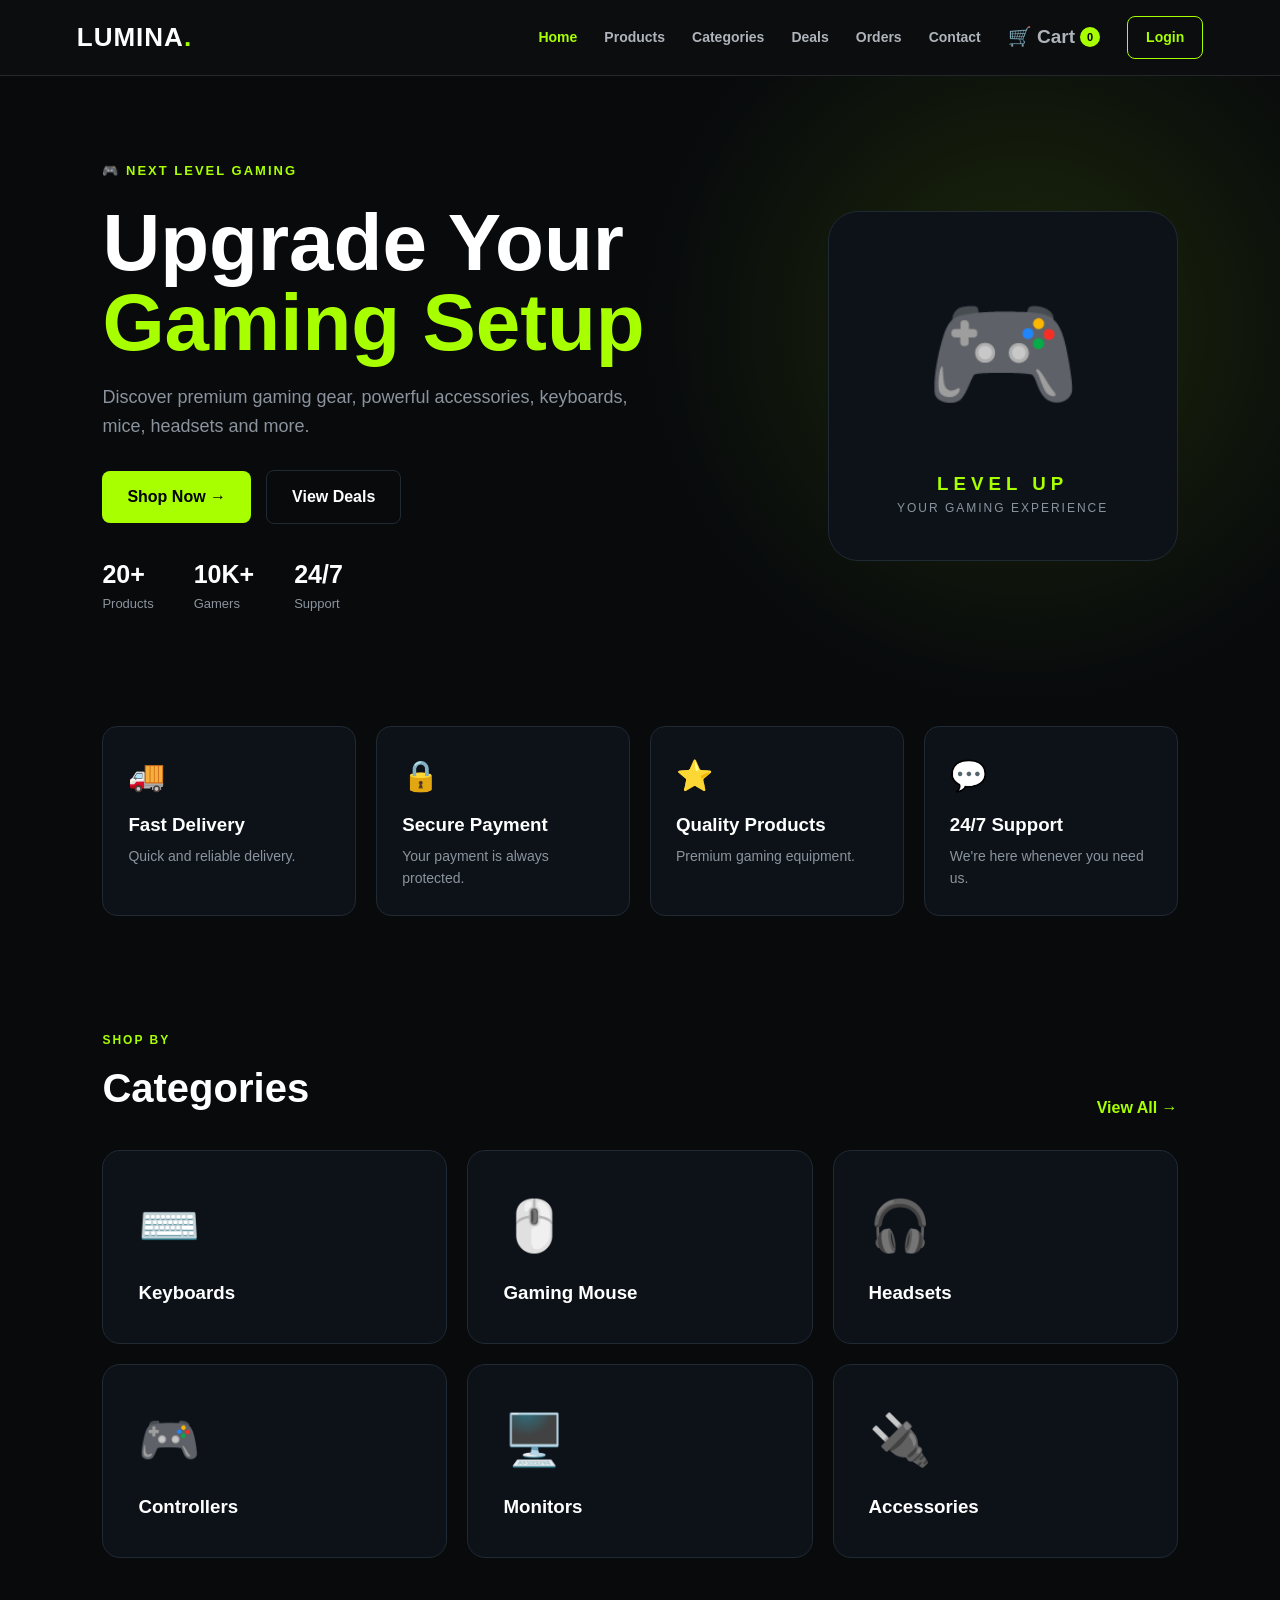
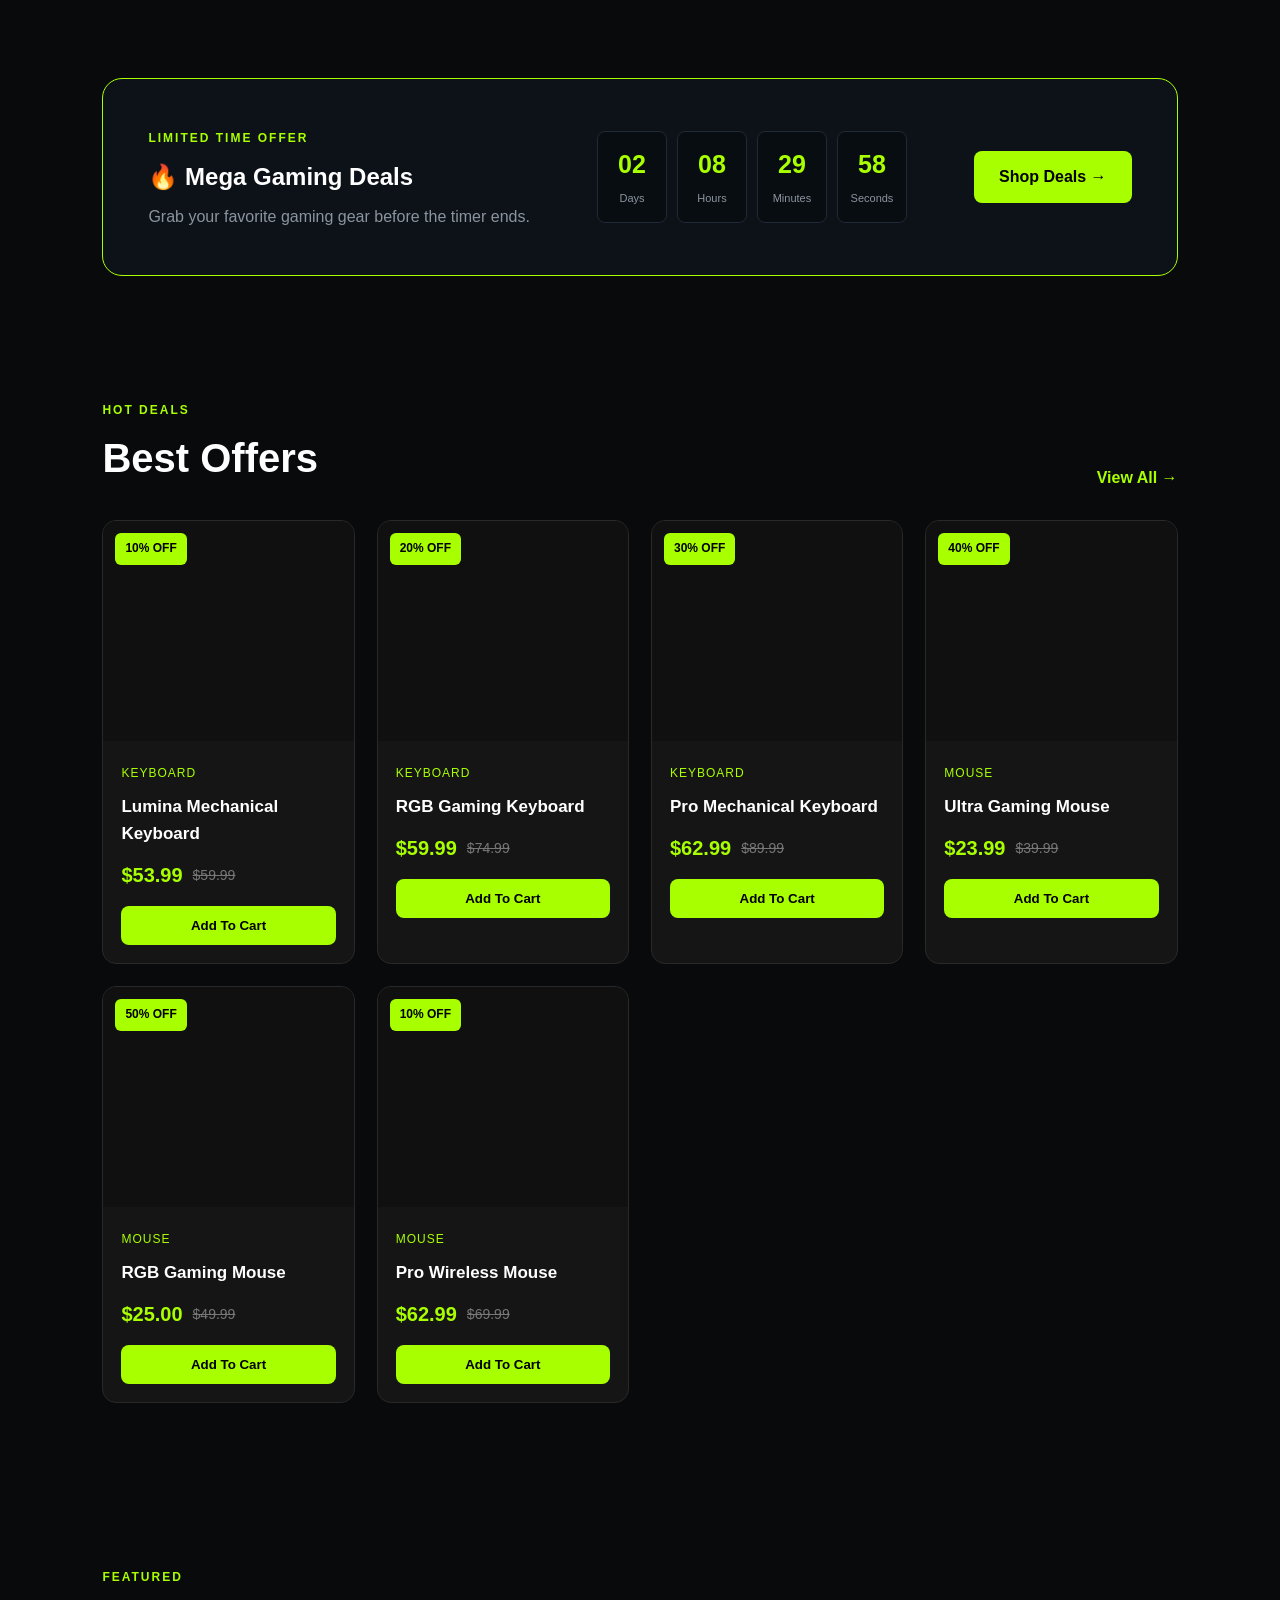
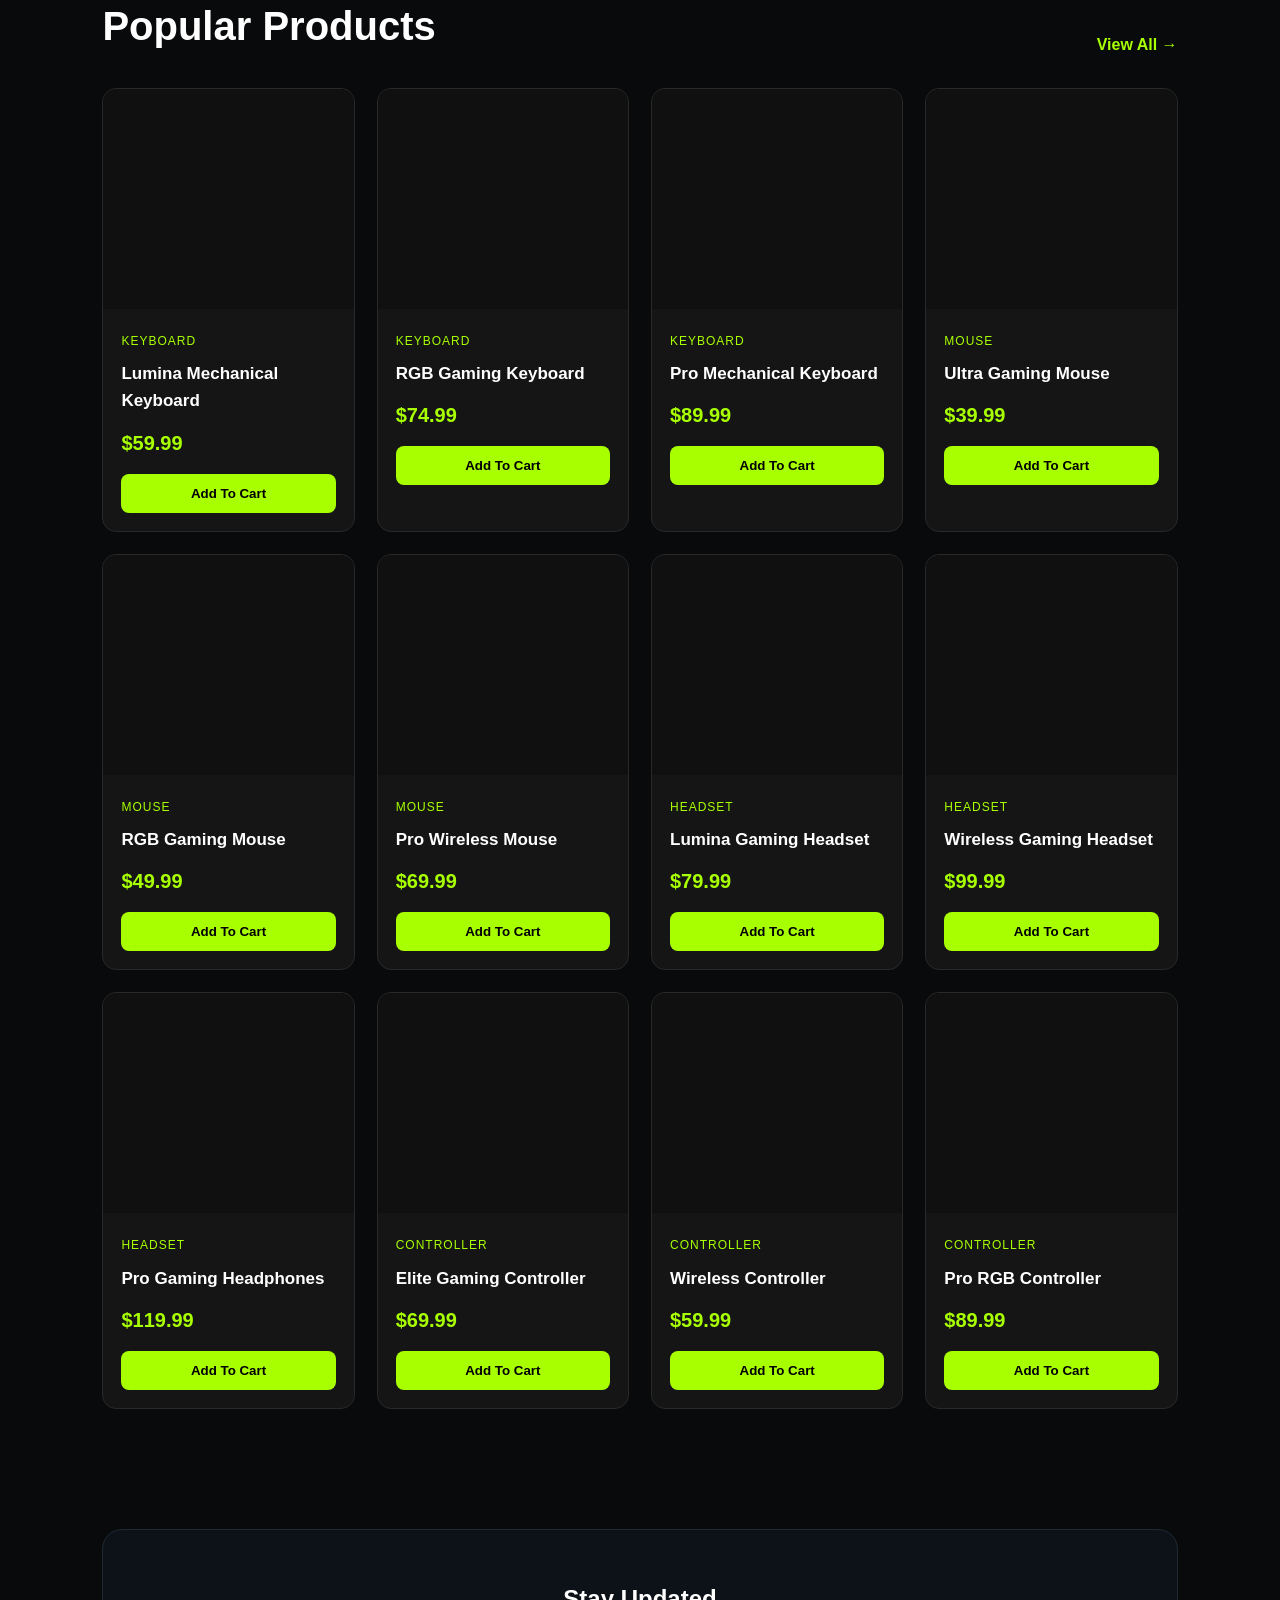
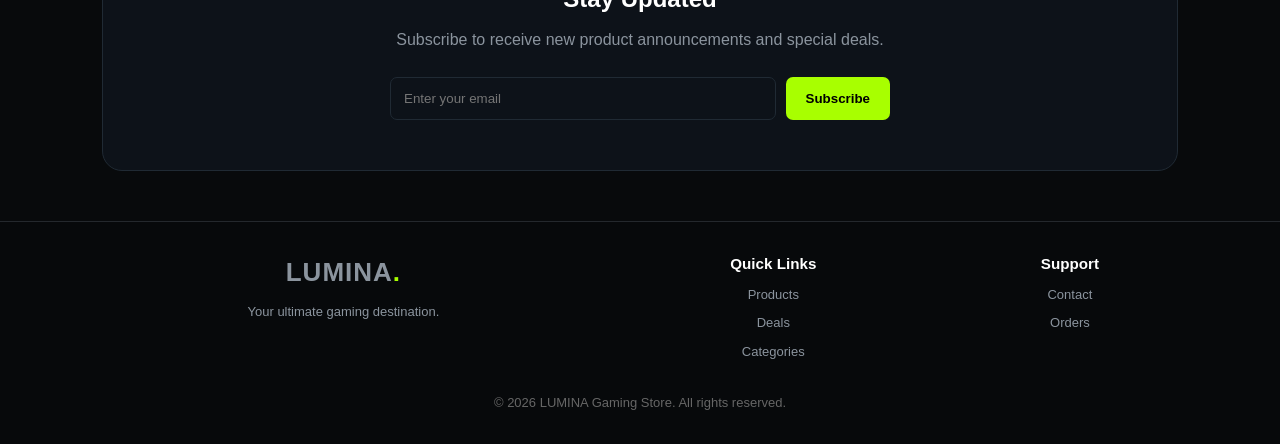
<file: index.html>
<!DOCTYPE html>
<html lang="en">
<head>
    <meta charset="UTF-8">
    <meta name="viewport" content="width=device-width, initial-scale=1.0">
    <title>LUMINA Gaming Store</title>
    <link rel="stylesheet" href="style.css">
</head>

<body>

<header class="navbar">
    <a href="index.html" class="logo">LUMINA<span>.</span></a>

    <nav class="nav-links">
        <a href="index.html" class="active">Home</a>
        <a href="products.html">Products</a>
        <a href="categories.html">Categories</a>
        <a href="deals.html">Deals</a>
        <a href="orders.html">Orders</a>
        <a href="contact.html">Contact</a>
        <a href="cart.html" class="cart-link">
            🛒 Cart <span class="cart-count">0</span>
        </a>
        <a href="login.html" class="login-btn">Login</a>
    </nav>

    <button class="mobile-btn" onclick="toggleMenu()">☰</button>
</header>


<section class="hero">

    <div class="hero-content">

        <span class="hero-badge">🎮 NEXT LEVEL GAMING</span>

        <h1>
            Upgrade Your
            <span>Gaming Setup</span>
        </h1>

        <p>
            Discover premium gaming gear, powerful accessories,
            keyboards, mice, headsets and more.
        </p>

        <div class="hero-buttons">
            <a href="products.html" class="hero-btn primary">Shop Now →</a>
            <a href="deals.html" class="hero-btn secondary">View Deals</a>
        </div>

        <div class="hero-stats">
            <div>
                <strong>20+</strong>
                <span>Products</span>
            </div>

            <div>
                <strong>10K+</strong>
                <span>Gamers</span>
            </div>

            <div>
                <strong>24/7</strong>
                <span>Support</span>
            </div>
        </div>

    </div>

    <div class="hero-card">
        <div class="hero-card-glow"></div>
        <div class="hero-controller">🎮</div>
        <h3>LEVEL UP</h3>
        <p>YOUR GAMING EXPERIENCE</p>
    </div>

</section>


<section class="features">

    <div class="feature-card">
        <div>🚚</div>
        <h3>Fast Delivery</h3>
        <p>Quick and reliable delivery.</p>
    </div>

    <div class="feature-card">
        <div>🔒</div>
        <h3>Secure Payment</h3>
        <p>Your payment is always protected.</p>
    </div>

    <div class="feature-card">
        <div>⭐</div>
        <h3>Quality Products</h3>
        <p>Premium gaming equipment.</p>
    </div>

    <div class="feature-card">
        <div>💬</div>
        <h3>24/7 Support</h3>
        <p>We're here whenever you need us.</p>
    </div>

</section>


<section class="section">

    <div class="section-header">
        <div>
            <span class="section-label">SHOP BY</span>
            <h2>Categories</h2>
        </div>

        <a href="categories.html" class="view-link">View All →</a>
    </div>

    <div class="category-home-grid">

        <a href="products.html?category=keyboard" class="home-category-card">
            <span>⌨️</span>
            <h3>Keyboards</h3>
        </a>

        <a href="products.html?category=mouse" class="home-category-card">
            <span>🖱️</span>
            <h3>Gaming Mouse</h3>
        </a>

        <a href="products.html?category=headset" class="home-category-card">
            <span>🎧</span>
            <h3>Headsets</h3>
        </a>

        <a href="products.html?category=controller" class="home-category-card">
            <span>🎮</span>
            <h3>Controllers</h3>
        </a>

        <a href="products.html?category=monitor" class="home-category-card">
            <span>🖥️</span>
            <h3>Monitors</h3>
        </a>

        <a href="products.html?category=accessory" class="home-category-card">
            <span>🔌</span>
            <h3>Accessories</h3>
        </a>

    </div>

</section>


<section class="limited-offer">

    <div>
        <span class="section-label">LIMITED TIME OFFER</span>
        <h2>🔥 Mega Gaming Deals</h2>
        <p>Grab your favorite gaming gear before the timer ends.</p>
    </div>

    <div class="countdown">

        <div class="time-box">
            <strong id="days">00</strong>
            <span>Days</span>
        </div>

        <div class="time-box">
            <strong id="hours">00</strong>
            <span>Hours</span>
        </div>

        <div class="time-box">
            <strong id="minutes">00</strong>
            <span>Minutes</span>
        </div>

        <div class="time-box">
            <strong id="seconds">00</strong>
            <span>Seconds</span>
        </div>

    </div>

    <a href="deals.html" class="hero-btn primary">Shop Deals →</a>

</section>


<section class="section">

    <div class="section-header">
        <div>
            <span class="section-label">HOT DEALS</span>
            <h2>Best Offers</h2>
        </div>

        <a href="deals.html" class="view-link">View All →</a>
    </div>

    <div id="homeDeals" class="product-grid"></div>

</section>


<section class="section">

    <div class="section-header">
        <div>
            <span class="section-label">FEATURED</span>
            <h2>Popular Products</h2>
        </div>

        <a href="products.html" class="view-link">View All →</a>
    </div>

    <div id="homeProducts" class="product-grid"></div>

</section>


<section class="newsletter">

    <h2>Stay Updated</h2>

    <p>
        Subscribe to receive new product announcements and special deals.
    </p>

    <form onsubmit="subscribeNewsletter(event)">
        <input type="email" placeholder="Enter your email" required>
        <button type="submit">Subscribe</button>
    </form>

</section>


<footer>

    <div class="footer-content">

        <div>
            <a href="index.html" class="logo">LUMINA<span>.</span></a>
            <p>Your ultimate gaming destination.</p>
        </div>

        <div>
            <h3>Quick Links</h3>
            <a href="products.html">Products</a>
            <a href="deals.html">Deals</a>
            <a href="categories.html">Categories</a>
        </div>

        <div>
            <h3>Support</h3>
            <a href="contact.html">Contact</a>
            <a href="orders.html">Orders</a>
        </div>

    </div>

    <p class="copyright">
        © 2026 LUMINA Gaming Store. All rights reserved.
    </p>

</footer>

<script src="app.js"></script>

</body>
</html>
</file>
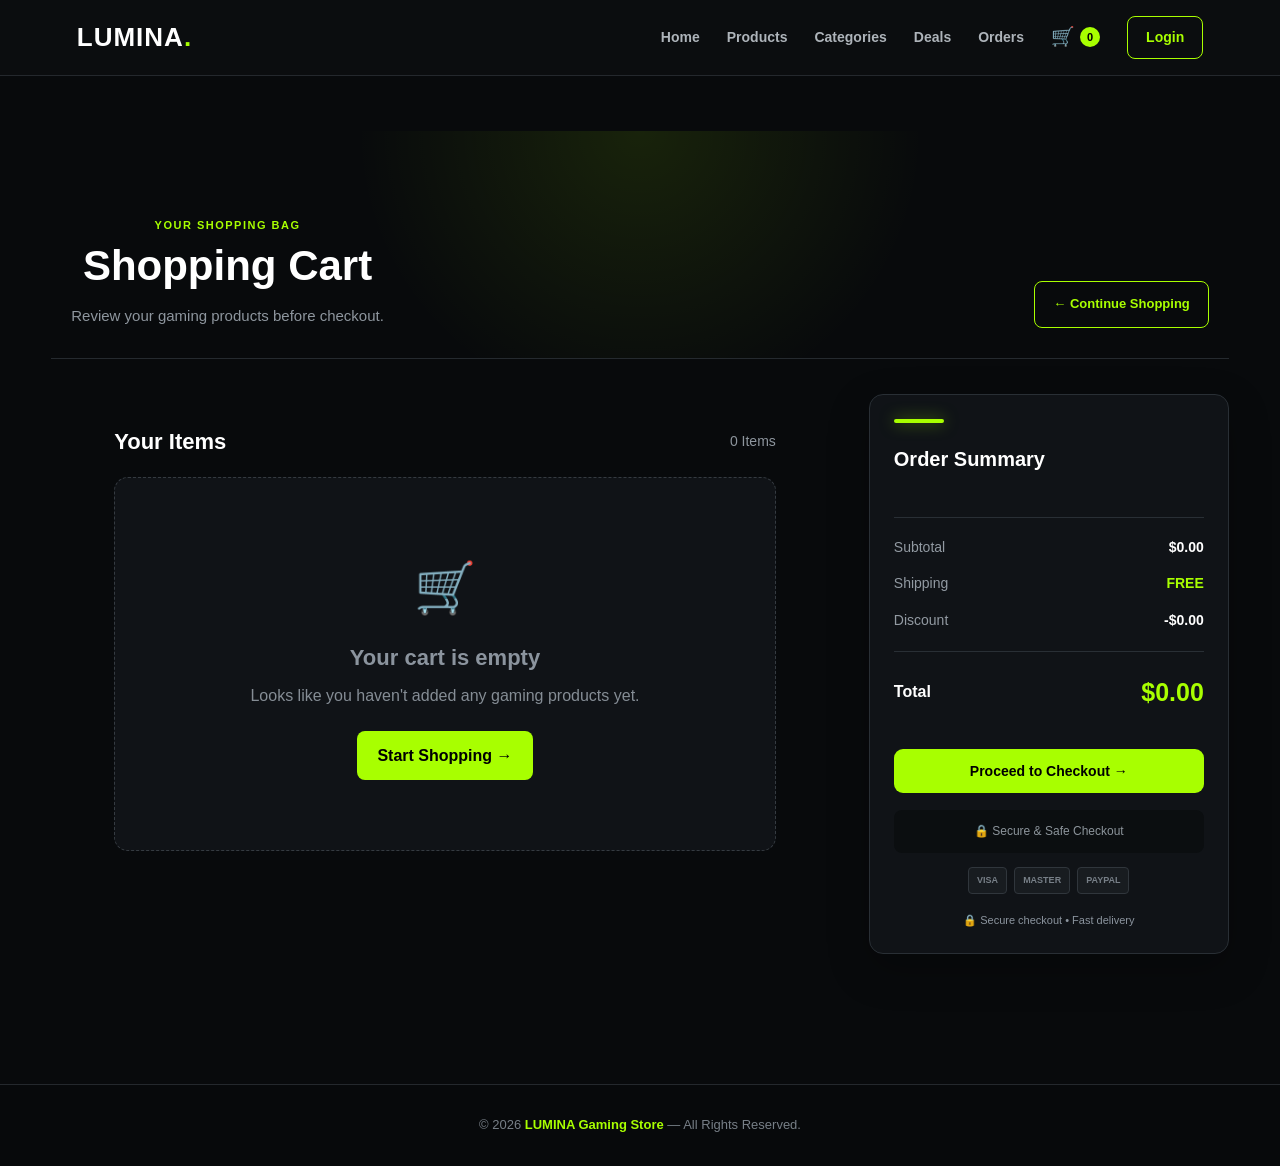
<file: cart.html>
<!DOCTYPE html>
<html lang="en">
<head>
    <meta charset="UTF-8">
    <meta name="viewport" content="width=device-width, initial-scale=1.0">

    <title>Cart | LUMINA Gaming Store</title>

    <link rel="stylesheet" href="style.css">
</head>

<body>

    <!-- ================= NAVBAR ================= -->

    <header class="navbar">

        <a href="index.html" class="logo">
            LUMINA<span>.</span>
        </a>

        <nav class="nav-links" id="navLinks">

            <a href="index.html">Home</a>

            <a href="products.html">Products</a>

            <a href="categories.html">Categories</a>

            <a href="deals.html">Deals</a>

            <a href="orders.html">Orders</a>

            <a href="cart.html" class="cart-link active">
                🛒
                <span class="cart-count">0</span>
            </a>

            <a href="login.html" class="login-btn">
                Login
            </a>

        </nav>

        <button
            class="mobile-btn"
            onclick="toggleMenu()"
            aria-label="Open menu"
        >
            ☰
        </button>

    </header>


    <!-- ================= CART PAGE ================= -->

    <main class="page cart-page">

        <section class="cart-page-header">

            <div>

                <span class="page-label">
                    YOUR SHOPPING BAG
                </span>

                <h1>
                    Shopping Cart
                </h1>

                <p>
                    Review your gaming products before checkout.
                </p>

            </div>

            <a
                href="products.html"
                class="continue-shopping"
            >
                ← Continue Shopping
            </a>

        </section>


        <!-- ================= CART CONTENT ================= -->

        <div class="cart-layout">


            <!-- LEFT SIDE -->

            <section class="cart-section">

                <div class="cart-section-header">

                    <h2>
                        Your Items
                    </h2>

                    <span id="cartItemCount">
                        0 Items
                    </span>

                </div>


                <div id="cartContainer">
                    <!-- JavaScript will load cart items here -->
                </div>

            </section>


            <!-- RIGHT SIDE -->

            <aside class="cart-summary">

                <div class="summary-header">

                    <h2>
                        Order Summary
                    </h2>

                </div>


                <div class="summary-row">

                    <span>
                        Subtotal
                    </span>

                    <strong id="cartSubtotal">
                        $0.00
                    </strong>

                </div>


                <div class="summary-row">

                    <span>
                        Shipping
                    </span>

                    <strong id="cartShipping">
                        FREE
                    </strong>

                </div>


                <div class="summary-row">

                    <span>
                        Discount
                    </span>

                    <strong id="cartDiscount">
                        $0.00
                    </strong>

                </div>


                <div class="summary-divider"></div>


                <div class="summary-total">

                    <span>
                        Total
                    </span>

                    <strong id="cartTotal">
                        $0.00
                    </strong>

                </div>


                <button
                    class="checkout-btn"
                    onclick="checkout()"
                >
                    Proceed to Checkout →
                </button>


                <div class="secure-checkout">
                    🔒 Secure & Safe Checkout
                </div>


                <div class="payment-methods">

                    <span>VISA</span>

                    <span>MASTER</span>

                    <span>PAYPAL</span>

                </div>

            </aside>

        </div>

    </main>


    <!-- ================= FOOTER ================= -->

    <footer>

        © 2026
        <strong>LUMINA Gaming Store</strong>
        — All Rights Reserved.

    </footer>


    <script src="app.js"></script>

</body>
</html>
</file>
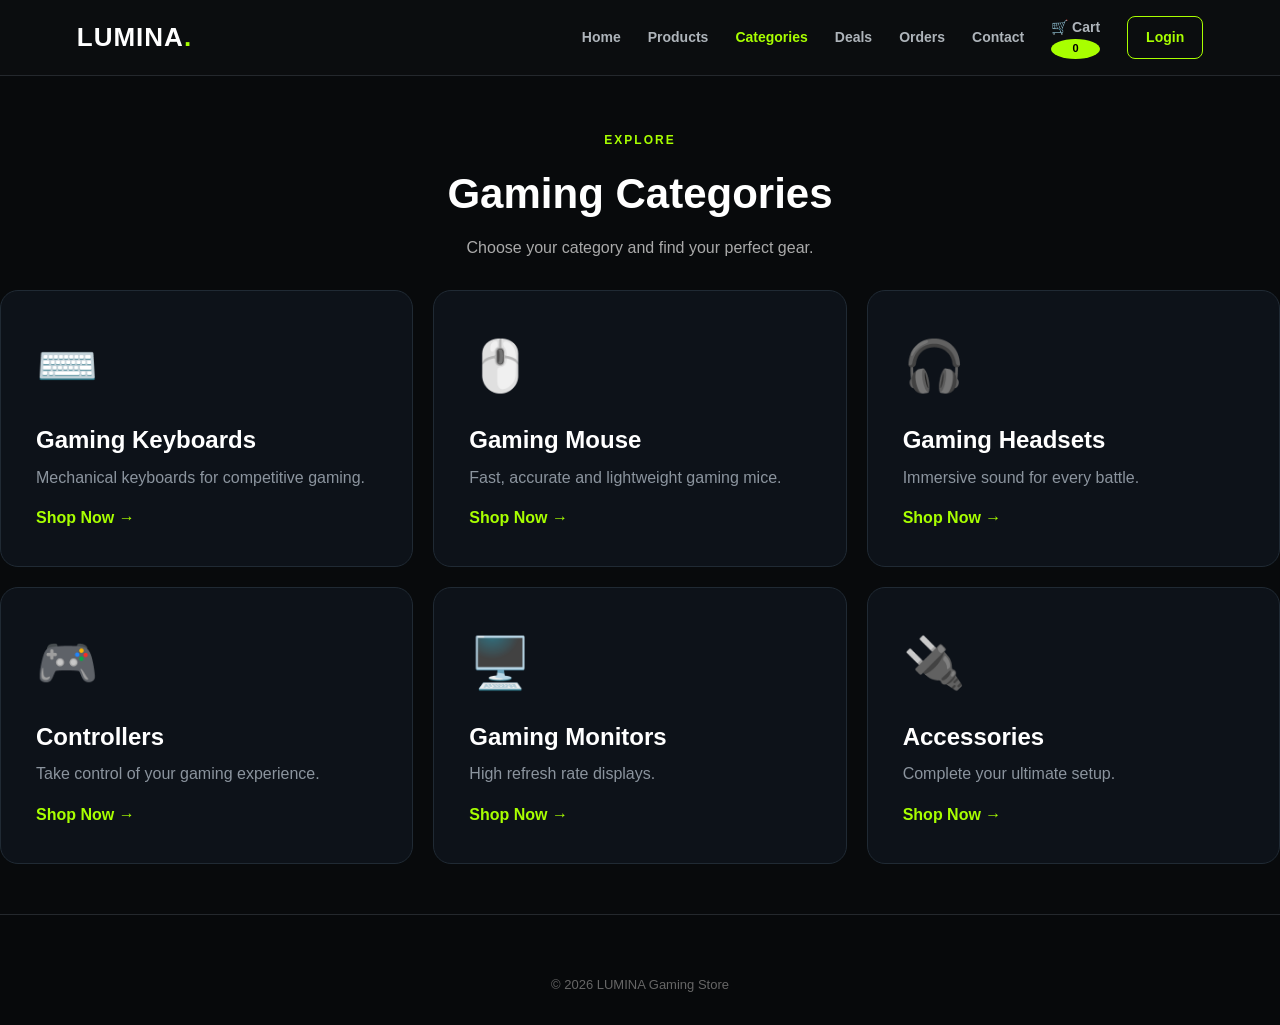
<file: categories.html>
<!DOCTYPE html>
<html lang="en">
<head>
    <meta charset="UTF-8">
    <meta name="viewport" content="width=device-width, initial-scale=1.0">
    <title>Categories | LUMINA</title>
    <link rel="stylesheet" href="style.css">
</head>

<body>

<header class="navbar">

    <a href="index.html" class="logo">LUMINA<span>.</span></a>

    <nav class="nav-links">
        <a href="index.html">Home</a>
        <a href="products.html">Products</a>
        <a href="categories.html" class="active">Categories</a>
        <a href="deals.html">Deals</a>
        <a href="orders.html">Orders</a>
        <a href="contact.html">Contact</a>
        <a href="cart.html">🛒 Cart <span class="cart-count">0</span></a>
        <a href="login.html" class="login-btn">Login</a>
    </nav>

    <button class="mobile-btn" onclick="toggleMenu()">☰</button>

</header>


<section class="page-header">

    <span class="section-label">EXPLORE</span>

    <h1>Gaming Categories</h1>

    <p>Choose your category and find your perfect gear.</p>

</section>


<section class="category-page-grid">

    <a href="products.html?category=keyboard" class="category-large-card">
        <span>⌨️</span>
        <h2>Gaming Keyboards</h2>
        <p>Mechanical keyboards for competitive gaming.</p>
        <strong>Shop Now →</strong>
    </a>

    <a href="products.html?category=mouse" class="category-large-card">
        <span>🖱️</span>
        <h2>Gaming Mouse</h2>
        <p>Fast, accurate and lightweight gaming mice.</p>
        <strong>Shop Now →</strong>
    </a>

    <a href="products.html?category=headset" class="category-large-card">
        <span>🎧</span>
        <h2>Gaming Headsets</h2>
        <p>Immersive sound for every battle.</p>
        <strong>Shop Now →</strong>
    </a>

    <a href="products.html?category=controller" class="category-large-card">
        <span>🎮</span>
        <h2>Controllers</h2>
        <p>Take control of your gaming experience.</p>
        <strong>Shop Now →</strong>
    </a>

    <a href="products.html?category=monitor" class="category-large-card">
        <span>🖥️</span>
        <h2>Gaming Monitors</h2>
        <p>High refresh rate displays.</p>
        <strong>Shop Now →</strong>
    </a>

    <a href="products.html?category=accessory" class="category-large-card">
        <span>🔌</span>
        <h2>Accessories</h2>
        <p>Complete your ultimate setup.</p>
        <strong>Shop Now →</strong>
    </a>

</section>


<footer>
    <p class="copyright">© 2026 LUMINA Gaming Store</p>
</footer>

<script src="app.js"></script>

</body>
</html>
</file>
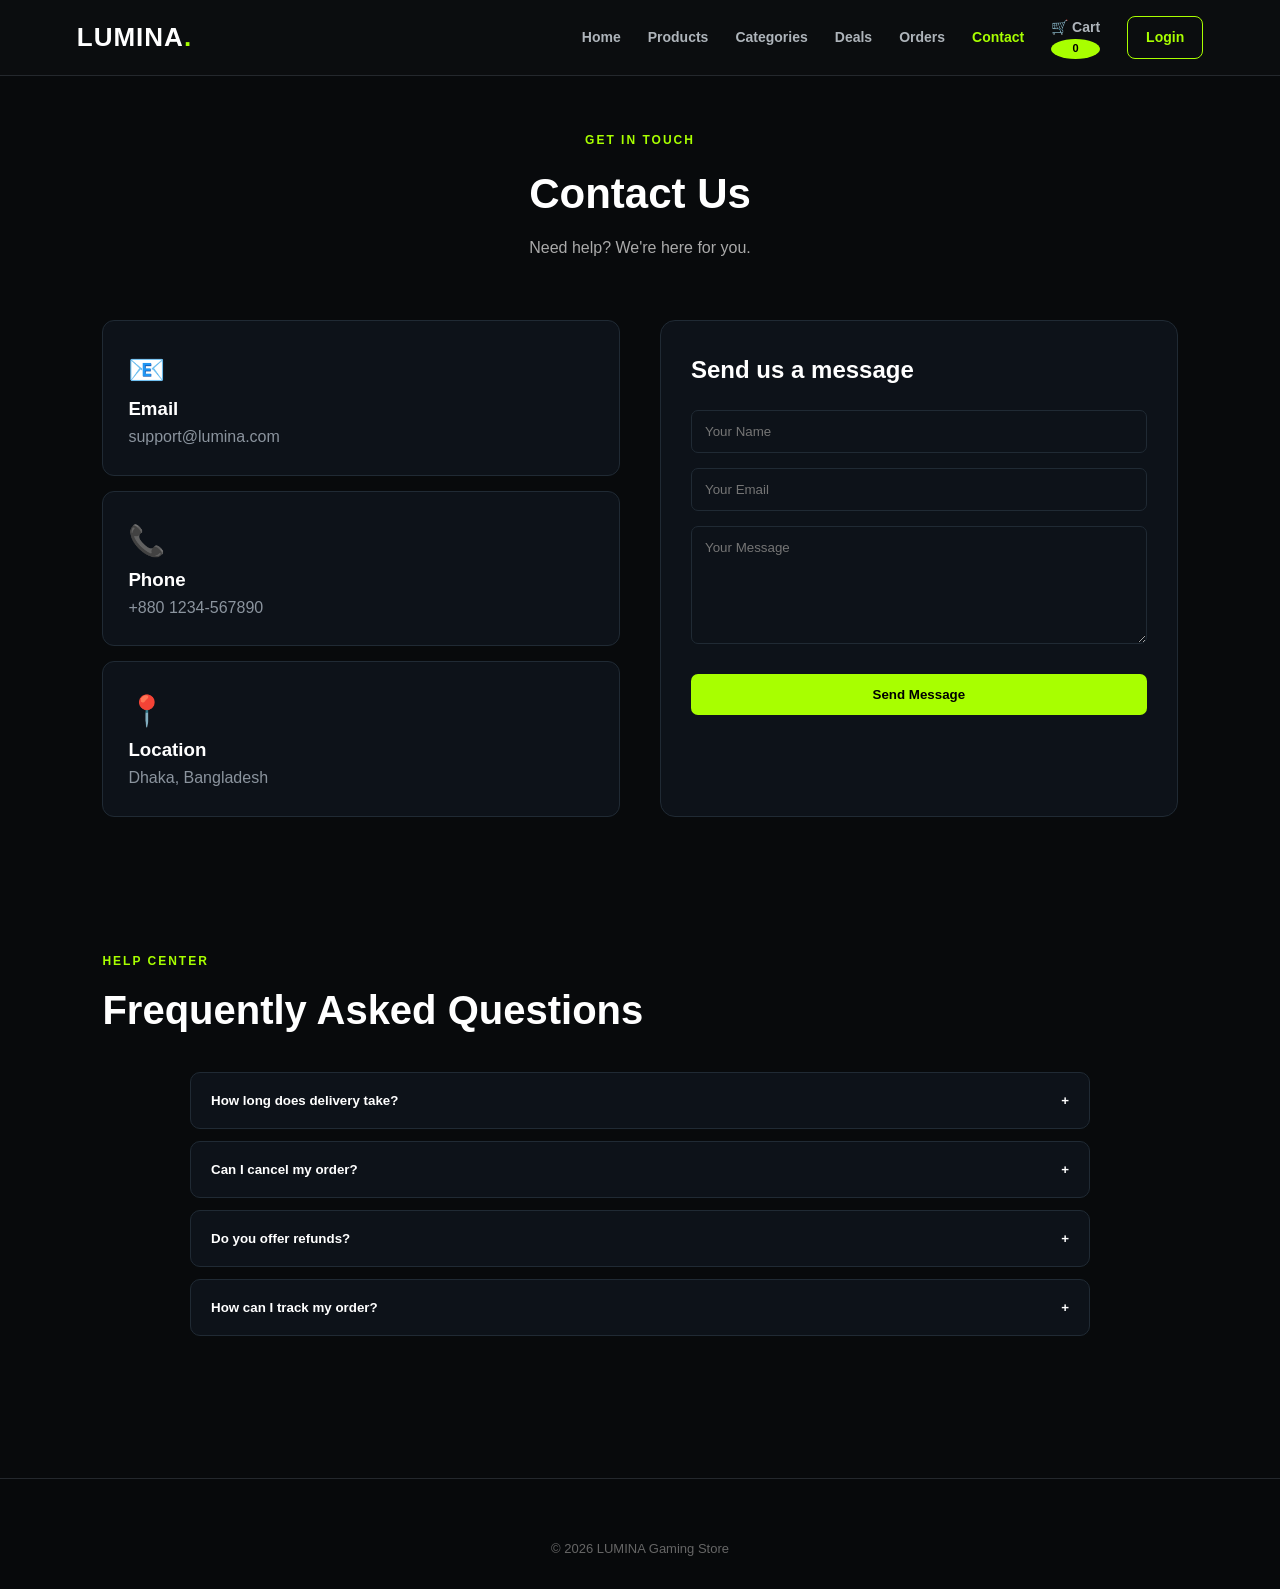
<file: contact.html>
<!DOCTYPE html>
<html lang="en">
<head>
    <meta charset="UTF-8">
    <meta name="viewport" content="width=device-width, initial-scale=1.0">
    <title>Contact | LUMINA</title>
    <link rel="stylesheet" href="style.css">
</head>

<body>

<header class="navbar">

    <a href="index.html" class="logo">LUMINA<span>.</span></a>

    <nav class="nav-links">
        <a href="index.html">Home</a>
        <a href="products.html">Products</a>
        <a href="categories.html">Categories</a>
        <a href="deals.html">Deals</a>
        <a href="orders.html">Orders</a>
        <a href="contact.html" class="active">Contact</a>
        <a href="cart.html">🛒 Cart <span class="cart-count">0</span></a>
        <a href="login.html" class="login-btn">Login</a>
    </nav>

    <button class="mobile-btn" onclick="toggleMenu()">☰</button>

</header>


<section class="page-header">

    <span class="section-label">GET IN TOUCH</span>

    <h1>Contact Us</h1>

    <p>Need help? We're here for you.</p>

</section>


<section class="contact-section">

    <div class="contact-info">

        <div class="contact-card">
            <span>📧</span>
            <h3>Email</h3>
            <p>support@lumina.com</p>
        </div>

        <div class="contact-card">
            <span>📞</span>
            <h3>Phone</h3>
            <p>+880 1234-567890</p>
        </div>

        <div class="contact-card">
            <span>📍</span>
            <h3>Location</h3>
            <p>Dhaka, Bangladesh</p>
        </div>

    </div>


    <div class="contact-form">

        <h2>Send us a message</h2>

        <form onsubmit="submitContact(event)">

            <input
                type="text"
                id="contactName"
                placeholder="Your Name"
                required
            >

            <input
                type="email"
                id="contactEmail"
                placeholder="Your Email"
                required
            >

            <textarea
                id="contactMessage"
                placeholder="Your Message"
                rows="6"
                required
            ></textarea>

            <button type="submit" class="auth-button">
                Send Message
            </button>

        </form>

    </div>

</section>


<section class="faq-section">

    <div class="section-header">
        <div>
            <span class="section-label">HELP CENTER</span>
            <h2>Frequently Asked Questions</h2>
        </div>
    </div>


    <div class="faq-item">

        <button onclick="toggleFAQ(this)">
            How long does delivery take?
            <span>+</span>
        </button>

        <div class="faq-answer">
            <p>
                Delivery usually takes 2–5 business days depending on location.
            </p>
        </div>

    </div>


    <div class="faq-item">

        <button onclick="toggleFAQ(this)">
            Can I cancel my order?
            <span>+</span>
        </button>

        <div class="faq-answer">
            <p>
                Yes. Contact our support team as soon as possible.
            </p>
        </div>

    </div>


    <div class="faq-item">

        <button onclick="toggleFAQ(this)">
            Do you offer refunds?
            <span>+</span>
        </button>

        <div class="faq-answer">
            <p>
                Refunds are available according to our return policy.
            </p>
        </div>

    </div>


    <div class="faq-item">

        <button onclick="toggleFAQ(this)">
            How can I track my order?
            <span>+</span>
        </button>

        <div class="faq-answer">
            <p>
                Your order information will be available on the Orders page.
            </p>
        </div>

    </div>

</section>


<footer>
    <p class="copyright">© 2026 LUMINA Gaming Store</p>
</footer>

<script src="app.js"></script>

</body>
</html>
</file>
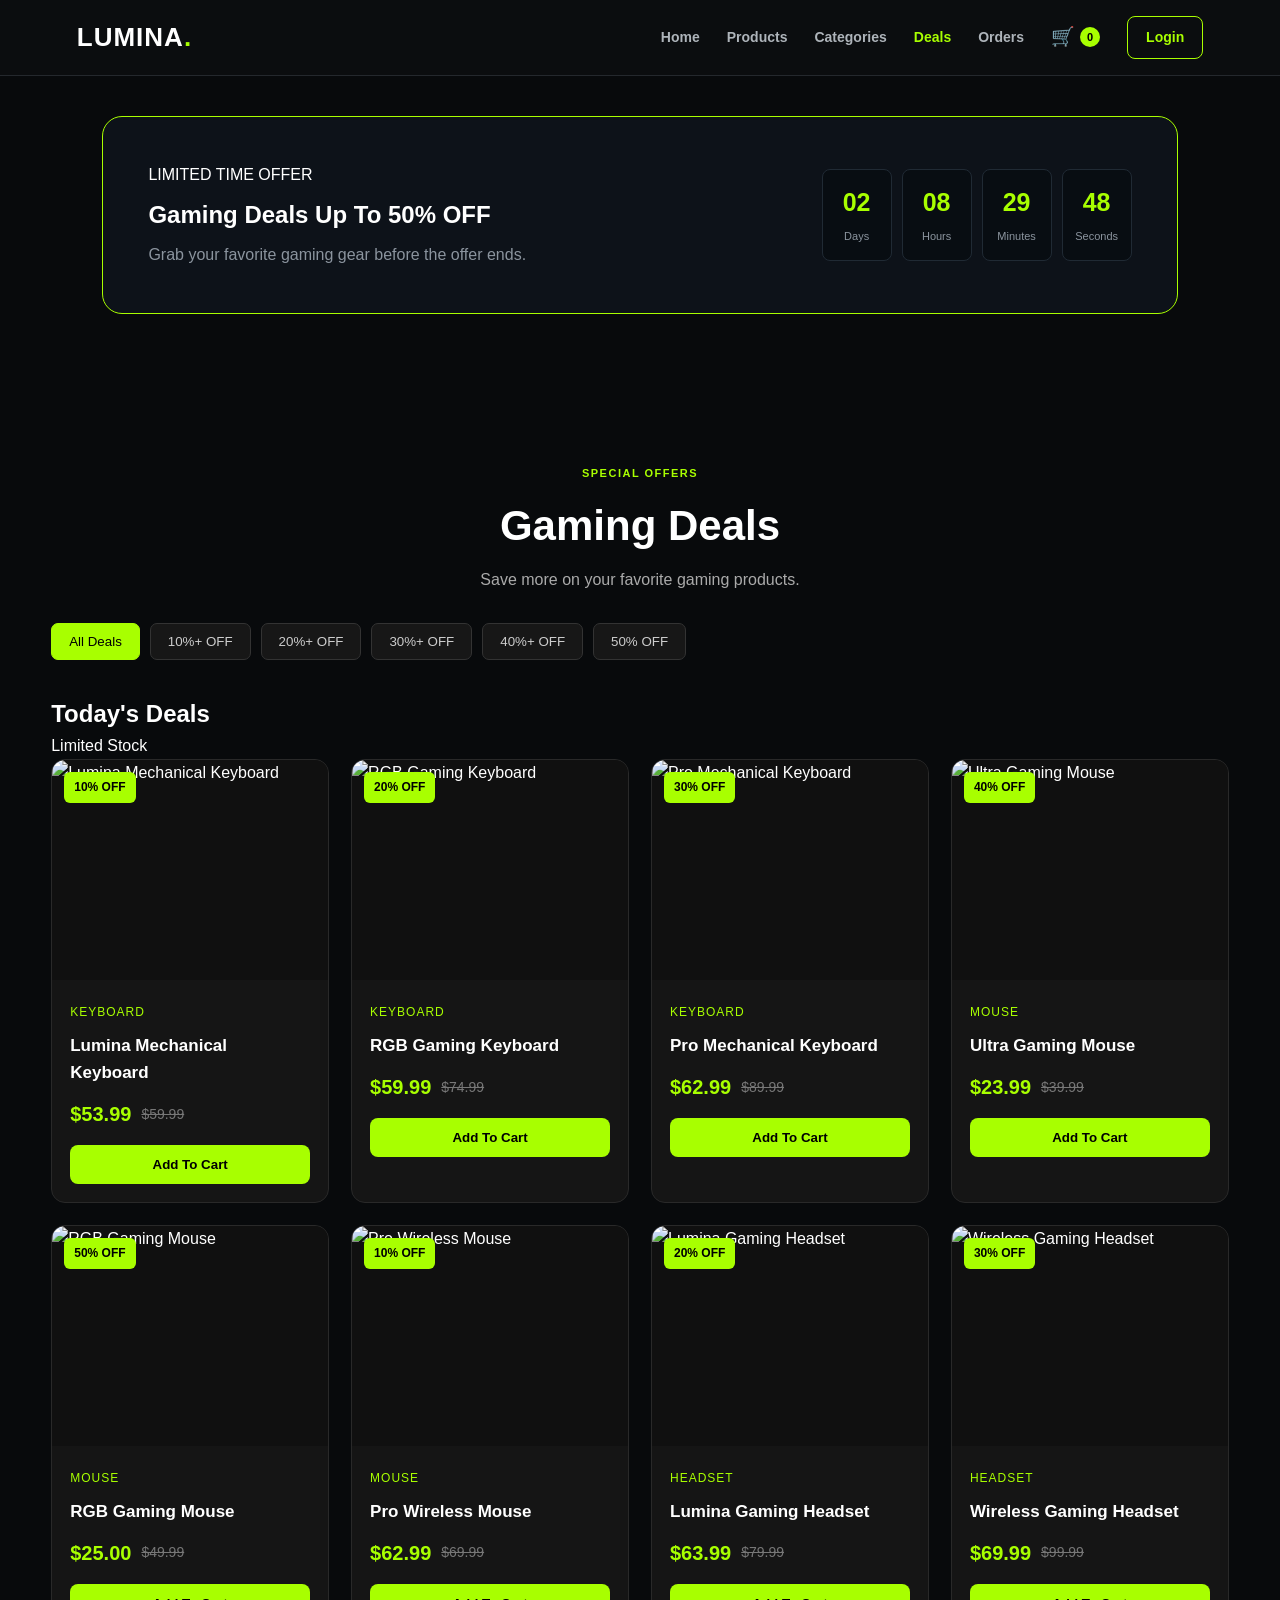
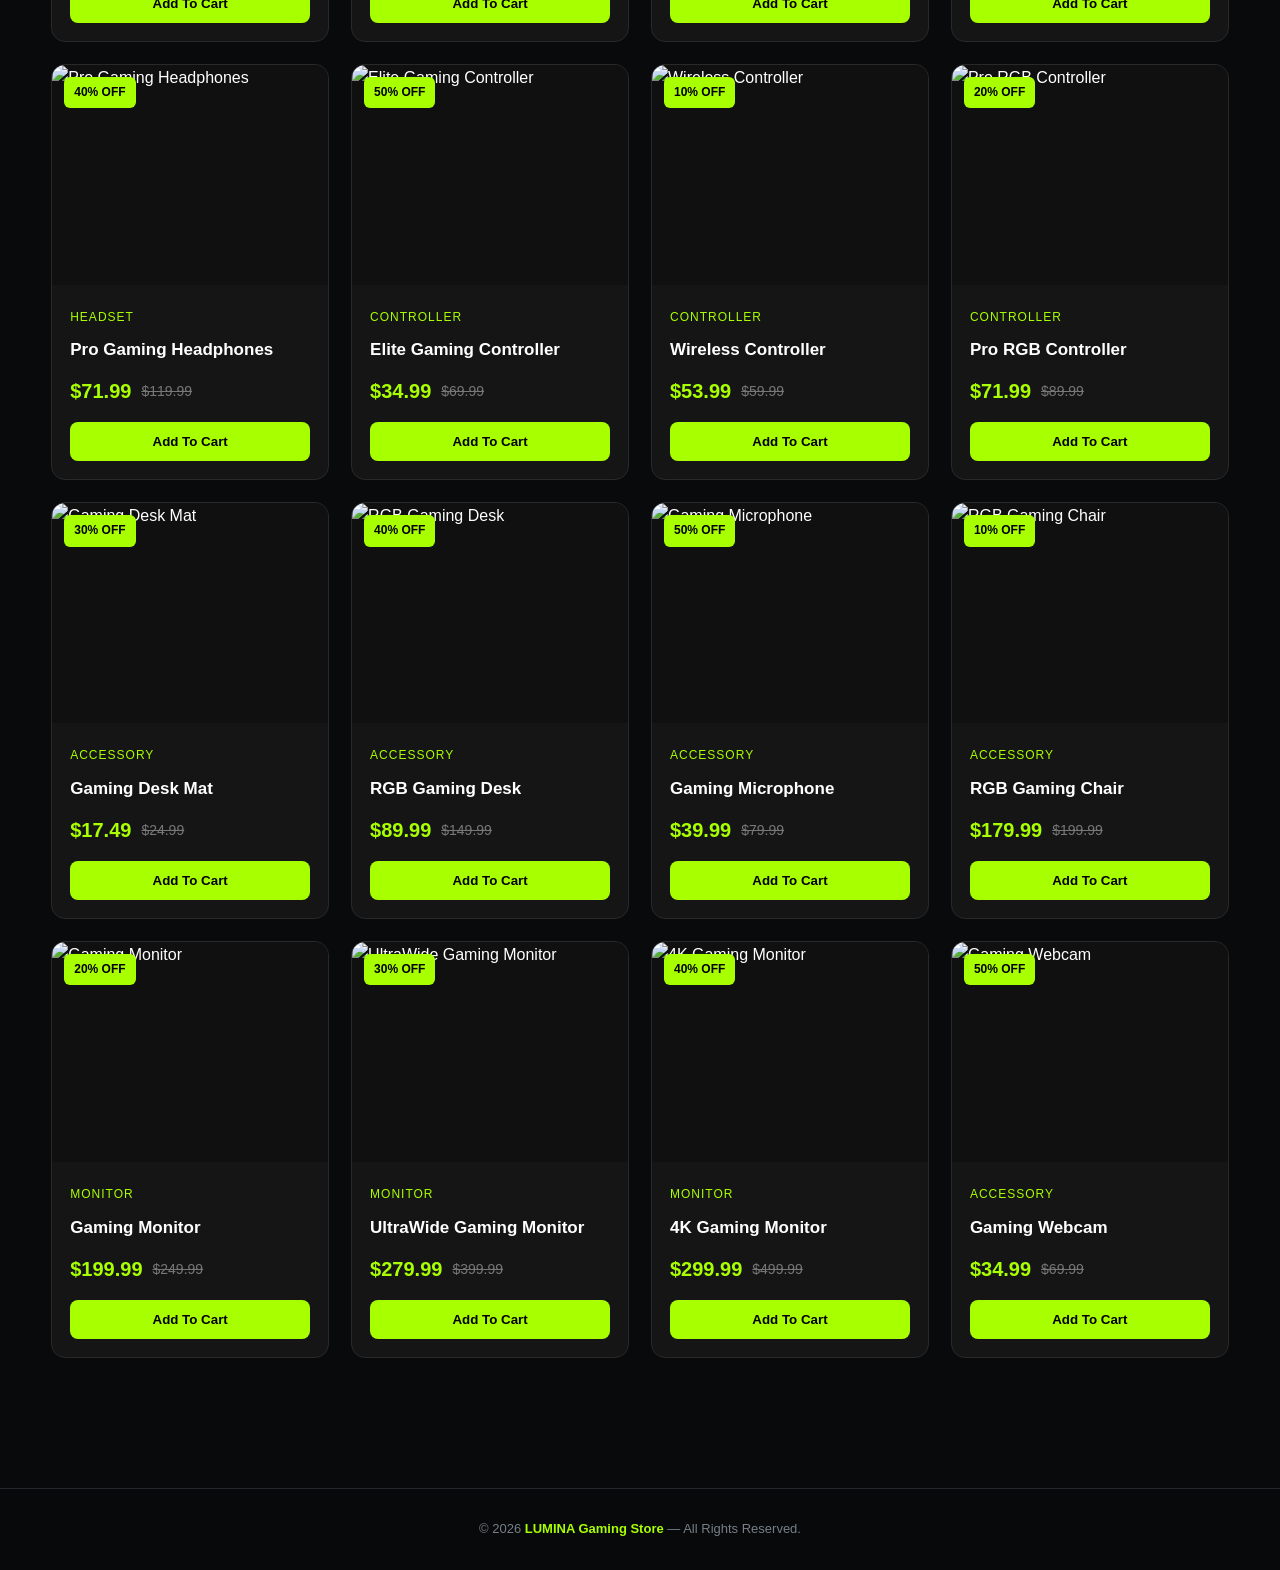
<file: deals.html>
<!DOCTYPE html>
<html lang="en">
<head>

    <meta charset="UTF-8">

    <meta
        name="viewport"
        content="width=device-width, initial-scale=1.0"
    >

    <title>Deals | LUMINA Gaming Store</title>

    <link rel="stylesheet" href="style.css">

</head>


<body>


<header class="navbar">

    <a href="index.html" class="logo">
        LUMINA<span>.</span>
    </a>


    <nav class="nav-links" id="navLinks">

        <a href="index.html">
            Home
        </a>

        <a href="products.html">
            Products
        </a>

        <a href="categories.html">
            Categories
        </a>

        <a
            href="deals.html"
            class="active"
        >
            Deals
        </a>

        <a href="orders.html">
            Orders
        </a>

        <a href="cart.html" class="cart-link">

            🛒

            <span class="cart-count">
                0
            </span>

        </a>

        <a
            href="login.html"
            class="login-btn"
        >
            Login
        </a>

    </nav>


    <button
        class="mobile-btn"
        onclick="toggleMenu()"
        aria-label="Open menu"
    >
        ☰
    </button>

</header>



<!-- DEAL HERO -->

<section class="limited-offer">

    <div>

        <div class="offer-title">
            LIMITED TIME OFFER
        </div>

        <h2>
            Gaming Deals Up To 50% OFF
        </h2>

        <p>
            Grab your favorite gaming gear before the offer ends.
        </p>

    </div>


    <div class="countdown">

        <div class="time-box">

            <strong id="days">
                00
            </strong>

            <span>
                Days
            </span>

        </div>


        <div class="time-box">

            <strong id="hours">
                00
            </strong>

            <span>
                Hours
            </span>

        </div>


        <div class="time-box">

            <strong id="minutes">
                00
            </strong>

            <span>
                Minutes
            </span>

        </div>


        <div class="time-box">

            <strong id="seconds">
                00
            </strong>

            <span>
                Seconds
            </span>

        </div>

    </div>

</section>



<main class="page">


    <!-- DEAL HEADER -->

    <section class="page-header">

        <div>

            <span class="page-label">
                SPECIAL OFFERS
            </span>

            <h1>
                Gaming Deals
            </h1>

            <p>
                Save more on your favorite gaming products.
            </p>

        </div>

    </section>



    <!-- DEAL FILTER -->

    <section class="product-toolbar">

        <div class="filter-buttons">

            <button
                type="button"
                class="deal-filter-btn active"
                onclick="filterDeals('all', this)"
            >
                All Deals
            </button>


            <button
                type="button"
                class="deal-filter-btn"
                onclick="filterDeals(10, this)"
            >
                10%+ OFF
            </button>


            <button
                type="button"
                class="deal-filter-btn"
                onclick="filterDeals(20, this)"
            >
                20%+ OFF
            </button>


            <button
                type="button"
                class="deal-filter-btn"
                onclick="filterDeals(30, this)"
            >
                30%+ OFF
            </button>


            <button
                type="button"
                class="deal-filter-btn"
                onclick="filterDeals(40, this)"
            >
                40%+ OFF
            </button>


            <button
                type="button"
                class="deal-filter-btn"
                onclick="filterDeals(50, this)"
            >
                50% OFF
            </button>

        </div>

    </section>



    <!-- DEAL PRODUCTS -->

    <section>

        <div class="section-title">

            <h2>
                Today's Deals
            </h2>

            <span>
                Limited Stock
            </span>

        </div>


        <!-- IMPORTANT: app.js uses this ID -->

        <div
            id="dealsContainer"
            class="product-grid"
        ></div>

    </section>


</main>



<footer>

    © 2026
    <strong>LUMINA Gaming Store</strong>
    — All Rights Reserved.

</footer>



<script src="app.js"></script>

</body>
</html>
</file>
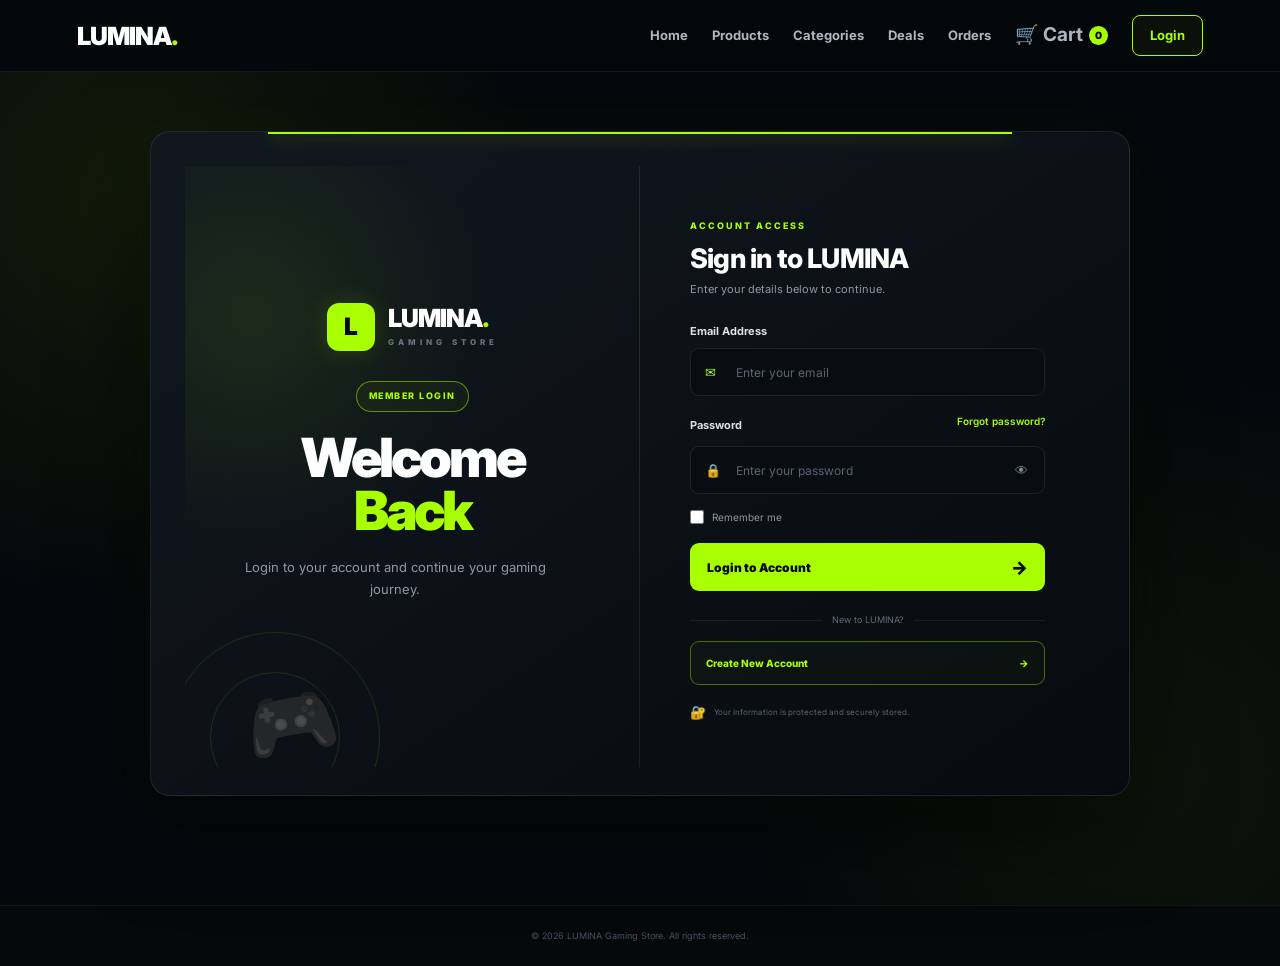
<file: login.html>
<!DOCTYPE html>
<html lang="en">
<head>
    <meta charset="UTF-8">
    <meta name="viewport" content="width=device-width, initial-scale=1.0">

    <title>Login | LUMINA Gaming Store</title>

    <link rel="stylesheet" href="style.css">

    <!-- Google Font -->
    <link rel="preconnect" href="https://fonts.googleapis.com">
    <link rel="preconnect" href="https://fonts.gstatic.com" crossorigin>
    <link
        href="https://fonts.googleapis.com/css2?family=Inter:wght@400;500;600;700;800;900&display=swap"
        rel="stylesheet"
    >
</head>

<body class="login-page">

    <!-- ================= NAVBAR ================= -->
    <header class="navbar login-navbar">

        <a href="index.html" class="logo">
            LUMINA<span>.</span>
        </a>

        <nav class="nav-links">

            <a href="index.html">Home</a>

            <a href="products.html">
                Products
            </a>

            <a href="categories.html">
                Categories
            </a>

            <a href="deals.html">
                Deals
            </a>

            <a href="orders.html">
                Orders
            </a>

            <a href="cart.html" class="cart-link">
                🛒 Cart
                <span class="cart-count">0</span>
            </a>

            <a href="login.html" class="login-btn active">
                Login
            </a>

        </nav>

        <button class="mobile-btn" onclick="toggleMenu()">
            ☰
        </button>

    </header>


    <!-- ================= LOGIN MAIN ================= -->
    <main class="login-main">

        <section class="login-card">

            <!-- LEFT SIDE -->
            <div class="login-welcome">

                <div class="login-brand">

                    <div class="brand-icon">
                        L
                    </div>

                    <div class="brand-text">
                        <strong>
                            LUMINA<span>.</span>
                        </strong>

                        <small>
                            GAMING STORE
                        </small>
                    </div>

                </div>


                <div class="member-badge">
                    MEMBER LOGIN
                </div>


                <div class="login-heading">

                    <h1>
                        Welcome
                        <span>Back</span>
                    </h1>

                    <p>
                        Login to your account and
                        continue your gaming journey.
                    </p>

                </div>


                <div class="gaming-decoration">

                    <div class="circle circle-one"></div>
                    <div class="circle circle-two"></div>

                    <div class="controller-icon">
                        🎮
                    </div>

                </div>

            </div>


            <!-- RIGHT SIDE -->
            <div class="login-form-section">

                <div class="form-top">

                    <span class="form-small-title">
                        ACCOUNT ACCESS
                    </span>

                    <h2>
                        Sign in to LUMINA
                    </h2>

                    <p>
                        Enter your details below to continue.
                    </p>

                </div>


                <!-- LOGIN FORM -->
                <form id="loginForm">

                    <!-- EMAIL -->
                    <div class="form-group">

                        <label for="email">
                            Email Address
                        </label>

                        <div class="input-wrapper">

                            <span class="input-icon">
                                ✉
                            </span>

                            <input
                                type="email"
                                id="email"
                                name="email"
                                placeholder="Enter your email"
                                autocomplete="email"
                                required
                            >

                        </div>

                    </div>


                    <!-- PASSWORD -->
                    <div class="form-group">

                        <div class="password-label">

                            <label for="password">
                                Password
                            </label>

                            <a href="#" onclick="forgotPassword(event)">
                                Forgot password?
                            </a>

                        </div>


                        <div class="input-wrapper">

                            <span class="input-icon">
                                🔒
                            </span>

                            <input
                                type="password"
                                id="password"
                                name="password"
                                placeholder="Enter your password"
                                autocomplete="current-password"
                                required
                            >

                            <button
                                type="button"
                                class="password-toggle"
                                onclick="togglePassword()"
                                aria-label="Show password"
                            >
                                👁
                            </button>

                        </div>

                    </div>


                    <!-- REMEMBER -->
                    <div class="remember-row">

                        <label class="remember-label">

                            <input
                                type="checkbox"
                                id="remember"
                            >

                            <span>
                                Remember me
                            </span>

                        </label>

                    </div>


                    <!-- LOGIN BUTTON -->
                    <button
                        type="submit"
                        class="login-submit"
                    >

                        <span>
                            Login to Account
                        </span>

                        <span class="button-arrow">
                            →
                        </span>

                    </button>

                </form>


                <!-- DIVIDER -->
                <div class="login-divider">

                    <span></span>

                    <p>
                        New to LUMINA?
                    </p>

                    <span></span>

                </div>


                <!-- SIGNUP -->
                <a
                    href="signup.html"
                    class="create-account-btn"
                >

                    <span>
                        Create New Account
                    </span>

                    <span>
                        →
                    </span>

                </a>


                <!-- SECURITY -->
                <div class="login-security">

                    <span class="security-icon">
                        🔐
                    </span>

                    <p>
                        Your information is protected
                        and securely stored.
                    </p>

                </div>

            </div>

        </section>

    </main>


    <!-- ================= FOOTER ================= -->
    <footer class="login-footer">

        <p>
            © 2026 LUMINA Gaming Store.
            All rights reserved.
        </p>

    </footer>


    <!-- ================= JAVASCRIPT ================= -->
    <script>

        /* MOBILE MENU */
        function toggleMenu() {

            const nav =
                document.querySelector(".nav-links");

            nav.classList.toggle("show");

        }


        /* PASSWORD SHOW / HIDE */
        function togglePassword() {

            const password =
                document.getElementById("password");

            const button =
                document.querySelector(".password-toggle");

            if (password.type === "password") {

                password.type = "text";

                button.textContent = "🙈";

            } else {

                password.type = "password";

                button.textContent = "👁";

            }

        }


        /* FORGOT PASSWORD */
        function forgotPassword(event) {

            event.preventDefault();

            alert(
                "Password recovery will be available soon."
            );

        }


        /* LOGIN */
        document
            .getElementById("loginForm")
            .addEventListener("submit", function(event) {

                event.preventDefault();

                const email =
                    document.getElementById("email").value.trim();

                const password =
                    document.getElementById("password").value.trim();

                if (!email || !password) {

                    alert(
                        "Please enter your email and password."
                    );

                    return;

                }

                /*
                    Demo login.

                    Replace this section with your
                    real authentication system later.
                */

                localStorage.setItem(
                    "luminaLoggedIn",
                    "true"
                );

                localStorage.setItem(
                    "luminaUserEmail",
                    email
                );

                alert(
                    "Login successful! Welcome to LUMINA 🎮"
                );

                window.location.href = "index.html";

            });

    </script>

</body>
</html>
</file>
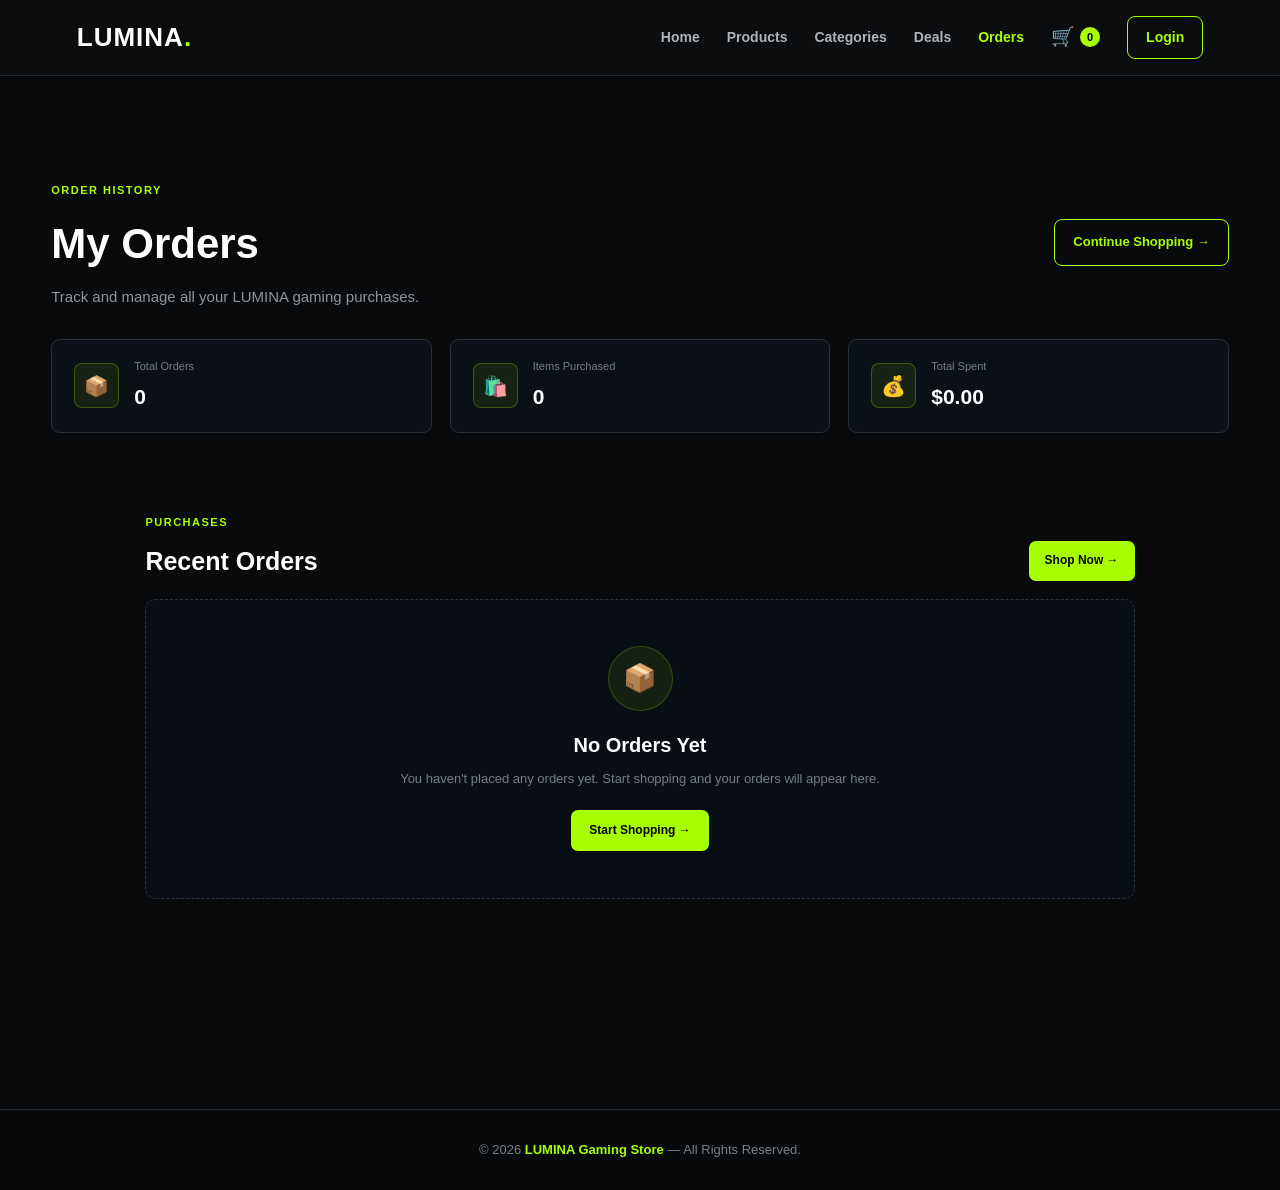
<file: orders.html>
<!DOCTYPE html>
<html lang="en">
<head>
    <meta charset="UTF-8">
    <meta name="viewport" content="width=device-width, initial-scale=1.0">

    <title>My Orders | LUMINA Gaming Store</title>

    <link rel="stylesheet" href="style.css">
</head>

<body>

<!-- ================= NAVBAR ================= -->

<header class="navbar">

    <a href="index.html" class="logo">
        LUMINA<span>.</span>
    </a>

    <nav class="nav-links" id="navLinks">

        <a href="index.html">Home</a>

        <a href="products.html">Products</a>

        <a href="categories.html">Categories</a>

        <a href="deals.html">Deals</a>

        <a href="orders.html" class="active">Orders</a>

        <a href="cart.html" class="cart-link">
            🛒
            <span class="cart-count">0</span>
        </a>

        <a href="login.html" class="login-btn">
            Login
        </a>

    </nav>

    <button
        class="mobile-btn"
        onclick="toggleMenu()"
        aria-label="Open menu"
    >
        ☰
    </button>

</header>


<!-- ================= PAGE ================= -->

<main class="page orders-page">

    <!-- HEADER -->

    <section class="orders-hero">

        <div>

            <span class="page-label">
                ORDER HISTORY
            </span>

            <h1>
                My Orders
            </h1>

            <p>
                Track and manage all your LUMINA gaming purchases.
            </p>

        </div>

        <a
            href="products.html"
            class="continue-shopping"
        >
            Continue Shopping →
        </a>

    </section>


    <!-- ================= STATS ================= -->

    <section class="order-stats">

        <div class="order-stat">

            <div class="stat-icon">
                📦
            </div>

            <div>

                <span>Total Orders</span>

                <strong id="totalOrders">
                    0
                </strong>

            </div>

        </div>


        <div class="order-stat">

            <div class="stat-icon">
                🛍️
            </div>

            <div>

                <span>Items Purchased</span>

                <strong id="totalItems">
                    0
                </strong>

            </div>

        </div>


        <div class="order-stat">

            <div class="stat-icon">
                💰
            </div>

            <div>

                <span>Total Spent</span>

                <strong id="totalSpent">
                    $0.00
                </strong>

            </div>

        </div>

    </section>


    <!-- ================= ORDERS ================= -->

    <section class="orders-section">

        <div class="orders-section-header">

            <div>

                <span class="page-label">
                    PURCHASES
                </span>

                <h2>
                    Recent Orders
                </h2>

            </div>

            <a
                href="products.html"
                class="shop-more-btn"
            >
                Shop Now →
            </a>

        </div>


        <div id="ordersContainer">

            <!-- Orders will load here -->

        </div>

    </section>

</main>


<!-- ================= FOOTER ================= -->

<footer>

    © 2026
    <strong>LUMINA Gaming Store</strong>
    — All Rights Reserved.

</footer>


<script src="app.js"></script>

</body>
</html>
</file>
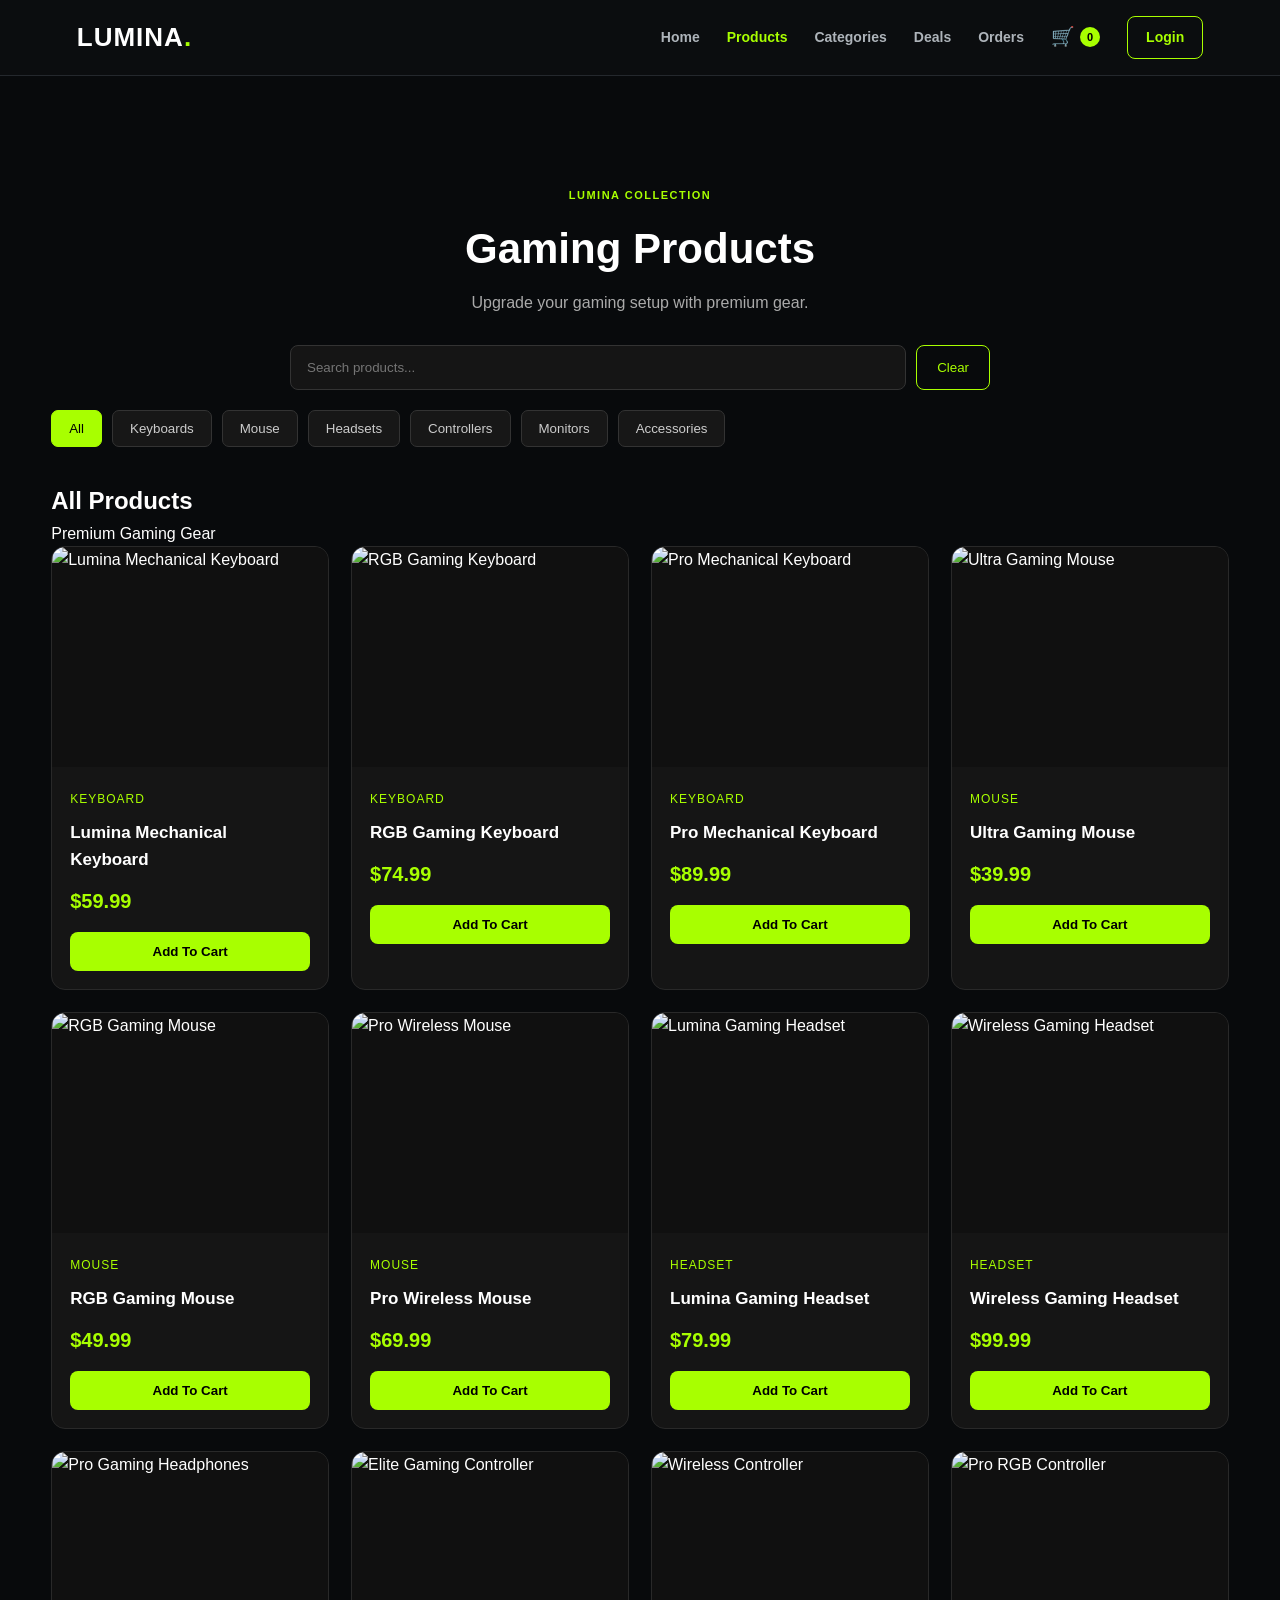
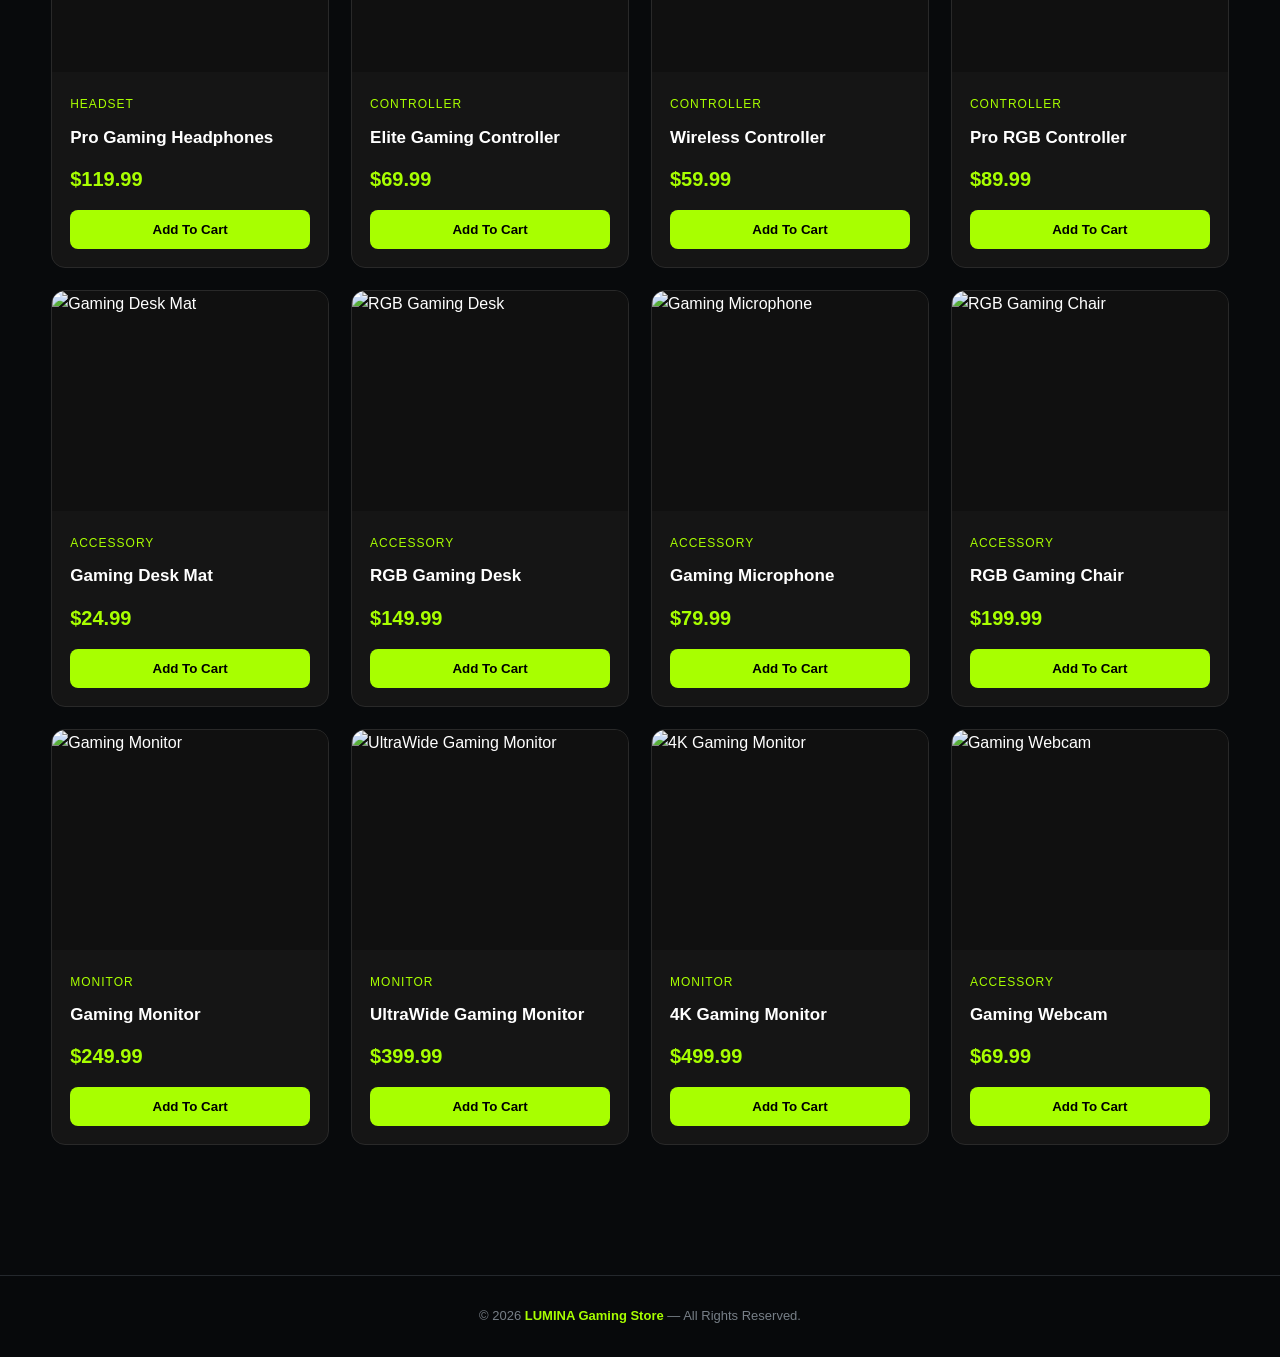
<file: products.html>
<!DOCTYPE html>
<html lang="en">
<head>
    <meta charset="UTF-8">
    <meta name="viewport" content="width=device-width, initial-scale=1.0">

    <title>Products | LUMINA Gaming Store</title>

    <link rel="stylesheet" href="style.css">
</head>

<body>

<header class="navbar">

    <a href="index.html" class="logo">
        LUMINA<span>.</span>
    </a>

    <nav class="nav-links" id="navLinks">

        <a href="index.html">Home</a>

        <a href="products.html" class="active">
            Products
        </a>

        <a href="categories.html">
            Categories
        </a>

        <a href="deals.html">
            Deals
        </a>

        <a href="orders.html">
            Orders
        </a>

        <a href="cart.html" class="cart-link">
            🛒
            <span class="cart-count">0</span>
        </a>

        <a href="login.html" class="login-btn">
            Login
        </a>

    </nav>

    <button
        class="mobile-btn"
        onclick="toggleMenu()"
        aria-label="Open menu"
    >
        ☰
    </button>

</header>


<main class="page">

    <!-- PAGE HEADER -->

    <section class="page-header">

        <div>

            <span class="page-label">
                LUMINA COLLECTION
            </span>

            <h1>
                Gaming Products
            </h1>

            <p>
                Upgrade your gaming setup with premium gear.
            </p>

        </div>

    </section>


    <!-- SEARCH -->

    <section class="product-toolbar">

        <div class="search-box">

            <input
                type="text"
                id="productSearch"
                placeholder="Search products..."
                oninput="searchProducts()"
            >

            <button
                type="button"
                onclick="clearProductSearch()"
            >
                Clear
            </button>

        </div>


        <!-- FILTERS -->

        <div class="filter-buttons">

            <button
                type="button"
                class="filter-btn active"
                onclick="filterProducts('all', this)"
            >
                All
            </button>

            <button
                type="button"
                class="filter-btn"
                onclick="filterProducts('keyboard', this)"
            >
                Keyboards
            </button>

            <button
                type="button"
                class="filter-btn"
                onclick="filterProducts('mouse', this)"
            >
                Mouse
            </button>

            <button
                type="button"
                class="filter-btn"
                onclick="filterProducts('headset', this)"
            >
                Headsets
            </button>

            <button
                type="button"
                class="filter-btn"
                onclick="filterProducts('controller', this)"
            >
                Controllers
            </button>

            <button
                type="button"
                class="filter-btn"
                onclick="filterProducts('monitor', this)"
            >
                Monitors
            </button>

            <button
                type="button"
                class="filter-btn"
                onclick="filterProducts('accessory', this)"
            >
                Accessories
            </button>

        </div>

    </section>


    <!-- PRODUCTS -->

    <section>

        <div class="section-title">

            <h2>
                All Products
            </h2>

            <span>
                Premium Gaming Gear
            </span>

        </div>


        <!-- IMPORTANT: app.js uses this ID -->

        <div
            id="productsContainer"
            class="product-grid"
        ></div>

    </section>

</main>


<footer>

    © 2026
    <strong>LUMINA Gaming Store</strong>
    — All Rights Reserved.

</footer>


<script src="app.js"></script>

</body>
</html>
</file>
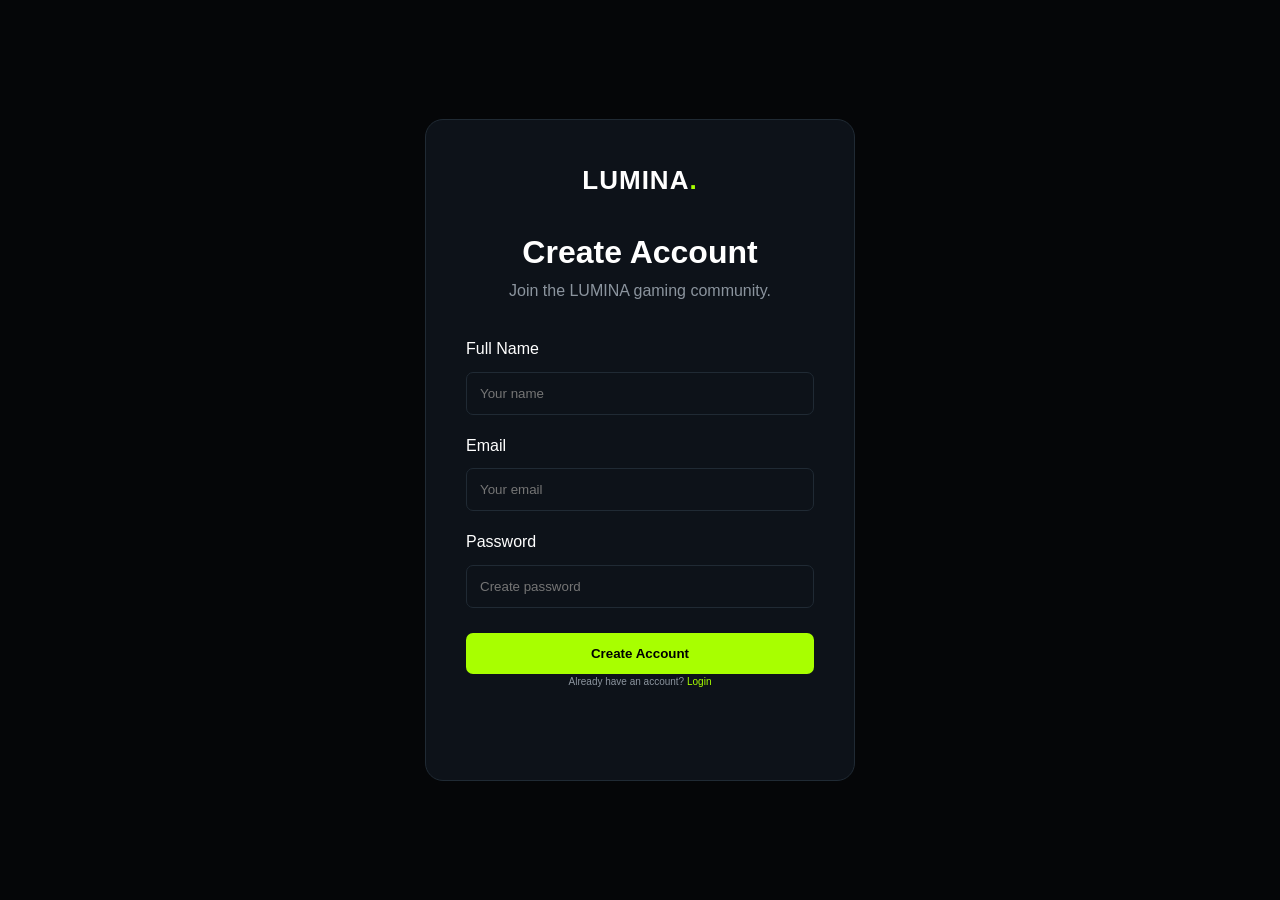
<file: signup.html>
<!DOCTYPE html>
<html lang="en">
<head>
    <meta charset="UTF-8">
    <meta name="viewport" content="width=device-width, initial-scale=1.0">
    <title>Sign Up | LUMINA</title>
    <link rel="stylesheet" href="style.css">
</head>

<body class="auth-page">

<div class="auth-box">

    <a href="index.html" class="logo">LUMINA<span>.</span></a>

    <h1>Create Account</h1>

    <p>Join the LUMINA gaming community.</p>

    <form onsubmit="signupUser(event)">

        <label>Full Name</label>

        <input
            type="text"
            id="signupName"
            placeholder="Your name"
            required
        >

        <label>Email</label>

        <input
            type="email"
            id="signupEmail"
            placeholder="Your email"
            required
        >

        <label>Password</label>

        <input
            type="password"
            id="signupPassword"
            placeholder="Create password"
            minlength="6"
            required
        >

        <button type="submit" class="auth-button">
            Create Account
        </button>

    </form>

    <p class="auth-footer">
        Already have an account?
        <a href="login.html">Login</a>
    </p>

</div>

<script src="app.js"></script>

</body>
</html>
</file>
<file: style.css>
/* =====================================================
   LUMINA GAMING STORE
   CLEAN MAIN CSS
===================================================== */

* {
    margin: 0;
    padding: 0;
    box-sizing: border-box;
}

:root {
    --bg: #05080b;
    --card: #0d1219;
    --card-hover: #111820;
    --green: #a8ff00;
    --white: #ffffff;
    --text: #e8edf2;
    --muted: #8b949e;
    --border: #202a34;
    --danger: #ff4545;
}

html {
    scroll-behavior: smooth;
}

body {
    font-family: Arial, Helvetica, sans-serif;
    background: var(--bg);
    color: var(--text);
    line-height: 1.6;
}

a {
    text-decoration: none;
    color: inherit;
}

button,
input,
textarea {
    font-family: inherit;
}

button {
    cursor: pointer;
}


/* =====================================================
   NAVBAR
===================================================== */

.navbar {
    width: 100%;
    height: 75px;
    padding: 0 6%;
    display: flex;
    align-items: center;
    justify-content: space-between;

    background: rgba(5, 8, 11, 0.96);
    border-bottom: 1px solid var(--border);

    position: sticky;
    top: 0;
    z-index: 1000;
}

.logo {
    font-size: 27px;
    font-weight: 900;
    letter-spacing: 2px;
}

.logo span {
    color: var(--green);
}

.nav-links {
    display: flex;
    align-items: center;
    gap: 22px;
}

.nav-links a {
    color: var(--muted);
    font-size: 14px;
    transition: 0.3s ease;
}

.nav-links a:hover,
.nav-links a.active {
    color: var(--green);
}

.login-btn {
    padding: 9px 17px;
    border: 1px solid var(--green);
    border-radius: 7px;
}

.login-btn:hover {
    background: var(--green);
    color: #000 !important;
}

.cart-link {
    white-space: nowrap;
}

.cart-count {
    display: inline-flex;
    align-items: center;
    justify-content: center;

    min-width: 20px;
    height: 20px;

    padding: 2px 6px;

    background: var(--green);
    color: #000;

    border-radius: 50%;
    font-size: 11px;
    font-weight: bold;
}

.mobile-btn {
    display: none;
    border: none;
    background: transparent;
    color: var(--white);
    font-size: 26px;
}


/* =====================================================
   HERO
===================================================== */

.hero {
    min-height: 620px;
    padding: 80px 8%;

    display: flex;
    align-items: center;
    justify-content: space-between;

    gap: 50px;

    background:
        radial-gradient(
            circle at 80% 40%,
            rgba(168, 255, 0, 0.12),
            transparent 35%
        );
}

.hero-content {
    max-width: 650px;
}

.hero-badge {
    display: inline-block;
    color: var(--green);
    font-size: 13px;
    font-weight: bold;
    letter-spacing: 2px;
}

.hero h1 {
    margin: 20px 0;
    font-size: clamp(45px, 7vw, 80px);
    line-height: 1;
}

.hero h1 span {
    color: var(--green);
}

.hero p {
    max-width: 560px;
    color: var(--muted);
    font-size: 18px;
}

.hero-buttons {
    display: flex;
    align-items: center;
    gap: 15px;
    margin: 30px 0;
}

.hero-btn {
    display: inline-block;
    padding: 13px 25px;
    border-radius: 8px;
    font-weight: bold;
    transition: 0.3s ease;
}

.hero-btn.primary {
    background: var(--green);
    color: #000;
}

.hero-btn.primary:hover {
    transform: translateY(-3px);
    box-shadow: 0 10px 30px rgba(168, 255, 0, 0.3);
}

.hero-btn.secondary {
    border: 1px solid var(--border);
}

.hero-btn.secondary:hover {
    color: var(--green);
    border-color: var(--green);
}

.hero-stats {
    display: flex;
    gap: 40px;
}

.hero-stats div {
    display: flex;
    flex-direction: column;
}

.hero-stats strong {
    font-size: 25px;
}

.hero-stats span {
    color: var(--muted);
    font-size: 13px;
}


/* HERO CARD */

.hero-card {
    width: 350px;
    height: 350px;

    display: flex;
    flex-direction: column;
    align-items: center;
    justify-content: center;

    background: var(--card);
    border: 1px solid var(--border);
    border-radius: 30px;

    overflow: hidden;
}

.hero-controller {
    font-size: 125px;
    margin-bottom: 15px;
}

.hero-card h3 {
    color: var(--green);
    letter-spacing: 5px;
}

.hero-card p {
    font-size: 12px;
    letter-spacing: 2px;
}


/* =====================================================
   FEATURES
===================================================== */

.features {
    padding: 30px 8%;

    display: grid;
    grid-template-columns: repeat(4, 1fr);
    gap: 20px;
}

.feature-card {
    padding: 25px;

    background: var(--card);
    border: 1px solid var(--border);
    border-radius: 15px;

    transition: 0.3s ease;
}

.feature-card:hover {
    transform: translateY(-5px);
    border-color: var(--green);
}

.feature-card div {
    font-size: 30px;
}

.feature-card h3 {
    margin: 10px 0 5px;
}

.feature-card p {
    color: var(--muted);
    font-size: 14px;
}


/* =====================================================
   GENERAL SECTIONS
===================================================== */

.section {
    padding: 80px 8%;
}

.section-header {
    margin-bottom: 30px;

    display: flex;
    align-items: flex-end;
    justify-content: space-between;
}

.section-header h2 {
    margin-top: 5px;
    font-size: 40px;
}

.section-label {
    color: var(--green);
    font-size: 12px;
    font-weight: bold;
    letter-spacing: 2px;
}

.view-link {
    color: var(--green);
    font-weight: bold;
}


/* =====================================================
   CATEGORY CARDS
===================================================== */

.category-home-grid,
.category-page-grid {
    display: grid;
    grid-template-columns: repeat(3, 1fr);
    gap: 20px;
}

.home-category-card,
.category-large-card {
    padding: 35px;

    background: var(--card);
    border: 1px solid var(--border);
    border-radius: 18px;

    transition: 0.3s ease;
}

.home-category-card:hover,
.category-large-card:hover {
    transform: translateY(-7px);
    border-color: var(--green);
}

.home-category-card span,
.category-large-card span {
    font-size: 50px;
}

.home-category-card h3 {
    margin-top: 12px;
}

.category-large-card h2 {
    margin: 15px 0 5px;
}

.category-large-card p {
    color: var(--muted);
    margin-bottom: 15px;
}

.category-large-card strong {
    color: var(--green);
}


/* =====================================================
   LIMITED OFFER
===================================================== */

.limited-offer {
    margin: 40px 8%;
    padding: 45px;

    display: flex;
    align-items: center;
    justify-content: space-between;

    gap: 25px;

    background: var(--card);
    border: 1px solid var(--green);
    border-radius: 20px;
}

.limited-offer h2 {
    margin: 8px 0;
}

.limited-offer p {
    color: var(--muted);
}


/* =====================================================
   COUNTDOWN
===================================================== */

.countdown {
    display: flex;
    gap: 10px;
}

.time-box {
    min-width: 70px;
    padding: 12px;

    text-align: center;

    background: #080d12;
    border: 1px solid var(--border);
    border-radius: 8px;
}

.time-box strong {
    display: block;
    color: var(--green);
    font-size: 25px;
}

.time-box span {
    color: var(--muted);
    font-size: 11px;
}


/* =====================================================
   PRODUCTS
===================================================== */

.products-section {
    padding: 30px 8% 80px;
}

.product-grid {
    display: grid;
    grid-template-columns: repeat(4, 1fr);
    gap: 20px;
}

.product-card {
    overflow: hidden;

    background: var(--card);
    border: 1px solid var(--border);
    border-radius: 15px;

    transition: 0.3s ease;
}

.product-card:hover {
    transform: translateY(-7px);
    border-color: rgba(168, 255, 0, 0.6);
}

.product-image {
    display: block;
    width: 100%;
    height: 210px;
    object-fit: cover;
}

.product-info {
    padding: 18px;
}

.product-category {
    color: var(--green);
    font-size: 11px;
    text-transform: uppercase;
    letter-spacing: 1px;
}

.product-name {
    margin: 7px 0;
    min-height: 52px;
    font-size: 17px;
}

.product-price {
    display: flex;
    align-items: center;
    gap: 10px;
    margin: 10px 0 15px;
}

.price {
    color: var(--green);
    font-size: 20px;
    font-weight: bold;
}

.old-price {
    color: #666;
    text-decoration: line-through;
    font-size: 14px;
}

.discount {
    display: inline-block;
    padding: 3px 7px;

    background: var(--green);
    color: #000;

    border-radius: 4px;

    font-size: 11px;
    font-weight: bold;
}


/* =====================================================
   ADD TO CART
===================================================== */

.add-cart {
    width: 100%;
    padding: 11px;

    background: transparent;
    color: var(--green);

    border: 1px solid var(--green);
    border-radius: 7px;

    font-weight: bold;

    transition: all 0.3s ease;
}

.add-cart:hover {
    background: var(--green);
    color: #000;

    transform: translateY(-3px) scale(1.02);

    box-shadow:
        0 0 10px rgba(168, 255, 0, 0.3),
        0 8px 30px rgba(168, 255, 0, 0.25);
}

.add-cart:active {
    transform: translateY(0);
}


/* =====================================================
   PAGE HEADER
===================================================== */

.page-header {
    padding: 80px 8% 50px;
    text-align: center;
}

.page-header h1 {
    margin: 8px 0;
    font-size: 48px;
}

.page-header p {
    color: var(--muted);
}


/* =====================================================
   SEARCH
===================================================== */

.search-box {
    max-width: 700px;
    margin: 0 auto 25px;

    display: flex;
    gap: 10px;
}

.search-box input {
    flex: 1;
}

.search-box button {
    padding: 0 20px;

    background: var(--green);
    color: #000;

    border: none;
    border-radius: 7px;
}


/* =====================================================
   INPUTS
===================================================== */

input,
textarea {
    width: 100%;
    padding: 13px;

    background: var(--card);
    color: var(--white);

    border: 1px solid var(--border);
    border-radius: 7px;

    outline: none;
}

input:focus,
textarea:focus {
    border-color: var(--green);
}


/* =====================================================
   FILTER BUTTONS
===================================================== */

.filter-buttons {
    display: flex;
    flex-wrap: wrap;
    gap: 10px;

    margin-bottom: 30px;
}

.filter-btn {
    padding: 9px 17px;

    background: var(--card);
    color: var(--muted);

    border: 1px solid var(--border);
    border-radius: 7px;

    transition: 0.3s ease;
}

.filter-btn:hover,
.filter-btn.active {
    background: var(--green);
    color: #000;
    border-color: var(--green);
}


/* =====================================================
   CART
===================================================== */

.cart-section {
    padding: 30px 8% 80px;
}

.cart-item {
    display: flex;
    align-items: center;
    gap: 20px;

    margin-bottom: 15px;
    padding: 20px;

    background: var(--card);
    border: 1px solid var(--border);
    border-radius: 12px;
}

.cart-item img {
    width: 90px;
    height: 70px;
    object-fit: cover;
    border-radius: 7px;
}

.cart-item-info {
    flex: 1;
}

.cart-item-info p {
    color: var(--muted);
}

.remove-btn {
    padding: 8px 12px;

    background: var(--danger);
    color: white;

    border: none;
    border-radius: 5px;
}

.cart-total {
    margin-top: 30px;
    padding: 25px;

    text-align: right;

    background: var(--card);
    border: 1px solid var(--border);
    border-radius: 12px;
}

.checkout-btn {
    margin-top: 15px;
    padding: 13px 25px;

    background: var(--green);
    color: #000;

    border: none;
    border-radius: 7px;

    font-weight: bold;
}

.empty-cart,
.empty-message {
    padding: 60px 20px;
    text-align: center;
    color: var(--muted);
}


/* =====================================================
   ORDERS
===================================================== */

.orders-section {
    padding: 30px 8% 80px;
}

.order-card {
    margin-bottom: 20px;
    padding: 25px;

    background: var(--card);
    border: 1px solid var(--border);
    border-radius: 12px;
}

.order-card h3 {
    color: var(--green);
}

.order-card p {
    color: var(--muted);
}


/* =====================================================
   LOGIN / SIGNUP
===================================================== */

.auth-page {
    min-height: 100vh;

    display: flex;
    align-items: center;
    justify-content: center;

    padding: 20px;
}

.auth-box {
    width: 100%;
    max-width: 430px;

    padding: 40px;

    background: var(--card);
    border: 1px solid var(--border);
    border-radius: 18px;
}

.auth-box .logo {
    display: block;
    margin-bottom: 25px;
    text-align: center;
}

.auth-box h1 {
    text-align: center;
}

.auth-box > p {
    margin-bottom: 25px;
    text-align: center;
    color: var(--muted);
}

.auth-box form {
    display: flex;
    flex-direction: column;
    gap: 10px;
}

.auth-box label {
    margin-top: 8px;
}

.auth-button {
    margin-top: 15px;
    padding: 13px;

    background: var(--green);
    color: #000;

    border: none;
    border-radius: 7px;

    font-weight: bold;

    transition: 0.3s ease;
}

.auth-button:hover {
    transform: translateY(-2px);
    box-shadow: 0 8px 25px rgba(168, 255, 0, 0.25);
}

.auth-footer a {
    color: var(--green);
}


/* =====================================================
   CONTACT
===================================================== */

.contact-section {
    padding: 30px 8% 80px;

    display: grid;
    grid-template-columns: 1fr 1fr;

    gap: 40px;
}

.contact-info {
    display: grid;
    gap: 15px;
}

.contact-card {
    padding: 25px;

    background: var(--card);
    border: 1px solid var(--border);
    border-radius: 12px;
}

.contact-card span {
    font-size: 30px;
}

.contact-card p {
    color: var(--muted);
}

.contact-form {
    padding: 30px;

    background: var(--card);
    border: 1px solid var(--border);
    border-radius: 15px;
}

.contact-form form {
    display: flex;
    flex-direction: column;
    gap: 15px;

    margin-top: 20px;
}


/* =====================================================
   FAQ
===================================================== */

.faq-section {
    padding: 50px 8% 80px;
}

.faq-item {
    max-width: 900px;
    margin: 12px auto;

    background: var(--card);
    border: 1px solid var(--border);
    border-radius: 10px;

    overflow: hidden;
}

.faq-item button {
    width: 100%;
    padding: 20px;

    display: flex;
    align-items: center;
    justify-content: space-between;

    background: transparent;
    color: var(--white);

    border: none;

    text-align: left;
    font-weight: bold;
}

.faq-answer {
    display: none;
    padding: 0 20px 20px;
    color: var(--muted);
}

.faq-item.open .faq-answer {
    display: block;
}


/* =====================================================
   NEWSLETTER
===================================================== */

.newsletter {
    margin: 40px 8%;
    padding: 50px;

    text-align: center;

    background: var(--card);
    border: 1px solid var(--border);
    border-radius: 20px;
}

.newsletter p {
    margin-top: 8px;
    color: var(--muted);
}

.newsletter form {
    max-width: 500px;
    margin: 25px auto 0;

    display: flex;
    gap: 10px;
}

.newsletter button {
    padding: 0 20px;

    background: var(--green);
    color: #000;

    border: none;
    border-radius: 7px;

    font-weight: bold;
}


/* =====================================================
   FOOTER
===================================================== */

footer {
    margin-top: 50px;
    padding: 50px 8% 20px;

    border-top: 1px solid var(--border);
}

.footer-content {
    display: grid;
    grid-template-columns: 2fr 1fr 1fr;
    gap: 30px;
}

.footer-content > div {
    display: flex;
    flex-direction: column;
    gap: 8px;
}

.footer-content p,
.footer-content a {
    color: var(--muted);
}

.footer-content h3 {
    color: var(--white);
}

.copyright {
    margin-top: 30px;
    text-align: center;
    color: #666;
}


/* =====================================================
   RESPONSIVE
===================================================== */

@media (max-width: 1100px) {

    .nav-links {
        gap: 14px;
    }

    .product-grid {
        grid-template-columns: repeat(3, 1fr);
    }

    .features {
        grid-template-columns: repeat(2, 1fr);
    }

}


@media (max-width: 800px) {

    .mobile-btn {
        display: block;
    }

    .nav-links {
        display: none;

        position: absolute;
        top: 75px;
        left: 0;
        right: 0;

        padding: 20px;

        flex-direction: column;
        align-items: stretch;

        background: #080c10;
        border-bottom: 1px solid var(--border);
    }

    .nav-links.show {
        display: flex;
    }

    .nav-links a {
        padding: 10px;
        text-align: center;
    }

    .hero {
        flex-direction: column;
        text-align: center;
    }

    .hero-content {
        max-width: 700px;
    }

    .hero p {
        margin: auto;
    }

    .hero-buttons {
        justify-content: center;
    }

    .hero-stats {
        justify-content: center;
    }

    .hero-card {
        width: 300px;
        height: 300px;
    }

    .category-home-grid,
    .category-page-grid {
        grid-template-columns: repeat(2, 1fr);
    }

    .product-grid {
        grid-template-columns: repeat(2, 1fr);
    }

    .limited-offer {
        flex-direction: column;
        text-align: center;
    }

    .contact-section {
        grid-template-columns: 1fr;
    }

    .footer-content {
        grid-template-columns: 1fr;
    }

}


@media (max-width: 520px) {

    .navbar {
        padding: 0 5%;
    }

    .hero {
        padding: 60px 5%;
    }

    .hero h1 {
        font-size: 45px;
    }

    .hero-stats {
        gap: 20px;
    }

    .section,
    .products-section,
    .orders-section,
    .cart-section {
        padding-left: 5%;
        padding-right: 5%;
    }

    .product-grid {
        grid-template-columns: 1fr;
    }

    .features {
        grid-template-columns: 1fr;
        padding-left: 5%;
        padding-right: 5%;
    }

    .category-home-grid,
    .category-page-grid {
        grid-template-columns: 1fr;
    }

    .section-header {
        align-items: flex-start;
        flex-direction: column;
        gap: 10px;
    }

    .section-header h2 {
        font-size: 32px;
    }

    .page-header h1 {
        font-size: 38px;
    }

    .limited-offer {
        margin-left: 5%;
        margin-right: 5%;
        padding: 30px 20px;
    }

    .countdown {
        flex-wrap: wrap;
        justify-content: center;
    }

    .newsletter {
        margin-left: 5%;
        margin-right: 5%;
        padding: 30px 20px;
    }

    .newsletter form {
        flex-direction: column;
    }

    .newsletter button {
        padding: 13px;
    }

    .cart-item {
        flex-wrap: wrap;
    }

    .cart-item-info {
        min-width: 150px;
    }

    .auth-box {
        padding: 30px 20px;
    }

}

/* =====================================================
   PROFESSIONAL ORDERS PAGE
===================================================== */

.orders-header {
    padding-bottom: 30px;
}

.orders-header h1 span {
    color: var(--green);
}


/* ORDER SUMMARY */

.order-summary {
    width: 84%;
    margin: 0 auto 50px;

    display: grid;
    grid-template-columns: repeat(3, 1fr);

    gap: 20px;
}

.order-stat {
    display: flex;
    align-items: center;
    gap: 18px;

    padding: 25px;

    background: var(--card);

    border: 1px solid var(--border);

    border-radius: 15px;

    transition: 0.3s ease;
}

.order-stat:hover {
    transform: translateY(-5px);

    border-color: var(--green);

    box-shadow:
        0 10px 30px rgba(168, 255, 0, 0.08);
}

.order-stat-icon {
    width: 55px;
    height: 55px;

    display: flex;
    align-items: center;
    justify-content: center;

    background: rgba(168, 255, 0, 0.08);

    border: 1px solid rgba(168, 255, 0, 0.2);

    border-radius: 12px;

    font-size: 25px;
}

.order-stat strong {
    display: block;

    color: var(--green);

    font-size: 25px;
}

.order-stat p {
    color: var(--muted);

    font-size: 13px;
}


/* ORDERS TOP */

.orders-top {
    display: flex;

    align-items: flex-end;

    justify-content: space-between;

    margin-bottom: 30px;
}

.orders-top h2 {
    margin-top: 5px;

    font-size: 35px;
}


/* ORDER CARD */

.order-card {
    position: relative;

    margin-bottom: 18px;

    padding: 25px;

    background:
        linear-gradient(
            135deg,
            #0d1219,
            #080d12
        );

    border: 1px solid var(--border);

    border-radius: 15px;

    transition: 0.3s ease;

    overflow: hidden;
}

.order-card::before {
    content: "";

    position: absolute;

    left: 0;
    top: 0;
    bottom: 0;

    width: 3px;

    background: var(--green);

    opacity: 0.7;
}

.order-card:hover {
    transform: translateY(-4px);

    border-color:
        rgba(168, 255, 0, 0.5);

    box-shadow:
        0 15px 35px rgba(0, 0, 0, 0.25);
}


/* ORDER TOP */

.order-card-header {
    display: flex;

    align-items: center;

    justify-content: space-between;

    gap: 20px;

    padding-bottom: 18px;

    border-bottom: 1px solid var(--border);
}

.order-id {
    color: var(--green);

    font-size: 17px;

    font-weight: 800;
}

.order-date {
    margin-top: 4px;

    color: var(--muted);

    font-size: 12px;
}


/* STATUS */

.order-status {
    display: inline-flex;

    align-items: center;

    gap: 7px;

    padding: 7px 12px;

    background:
        rgba(168, 255, 0, 0.08);

    color: var(--green);

    border: 1px solid
        rgba(168, 255, 0, 0.25);

    border-radius: 20px;

    font-size: 11px;

    font-weight: bold;

    text-transform: uppercase;
}

.order-status::before {
    content: "";

    width: 7px;
    height: 7px;

    background: var(--green);

    border-radius: 50%;

    box-shadow:
        0 0 8px var(--green);
}


/* ORDER BODY */

.order-card-body {
    display: grid;

    grid-template-columns:
        1fr auto auto;

    align-items: center;

    gap: 30px;

    padding-top: 20px;
}

.order-products {
    display: flex;

    align-items: center;

    gap: 12px;
}

.order-product-image {
    width: 55px;
    height: 55px;

    object-fit: cover;

    border-radius: 8px;

    border: 1px solid var(--border);
}

.order-product-more {
    width: 55px;
    height: 55px;

    display: flex;

    align-items: center;
    justify-content: center;

    background: #080d12;

    color: var(--muted);

    border: 1px solid var(--border);

    border-radius: 8px;

    font-size: 12px;
}

.order-items {
    color: var(--muted);

    font-size: 13px;
}

.order-total {
    text-align: right;
}

.order-total span {
    display: block;

    color: var(--muted);

    font-size: 11px;

    text-transform: uppercase;
}

.order-total strong {
    display: block;

    margin-top: 3px;

    color: var(--green);

    font-size: 21px;
}


/* VIEW ORDER BUTTON */

.view-order-btn {
    padding: 9px 15px;

    background: transparent;

    color: var(--green);

    border: 1px solid var(--green);

    border-radius: 7px;

    font-size: 12px;

    font-weight: bold;

    cursor: pointer;

    transition: 0.3s ease;
}

.view-order-btn:hover {
    background: var(--green);

    color: #000;

    transform: translateY(-2px);

    box-shadow:
        0 5px 20px
        rgba(168, 255, 0, 0.2);
}


/* EMPTY ORDERS */

.orders-empty {
    padding: 80px 20px;

    text-align: center;

    background: var(--card);

    border: 1px solid var(--border);

    border-radius: 18px;
}

.orders-empty-icon {
    font-size: 55px;

    margin-bottom: 15px;
}

.orders-empty h2 {
    margin-bottom: 8px;
}

.orders-empty p {
    color: var(--muted);

    margin-bottom: 25px;
}


/* MOBILE */

@media (max-width: 800px) {

    .order-summary {
        width: 90%;

        grid-template-columns: 1fr;
    }

    .orders-top {
        align-items: flex-start;

        flex-direction: column;

        gap: 20px;
    }

    .order-card-body {
        grid-template-columns: 1fr;

        gap: 18px;
    }

    .order-total {
        text-align: left;
    }

    .order-card-header {
        align-items: flex-start;

        flex-direction: column;
    }

    .view-order-btn {
        width: 100%;
    }
}


@media (max-width: 520px) {

    .order-summary {
        width: 90%;
    }

    .order-stat {
        padding: 20px;
    }

    .orders-top h2 {
        font-size: 28px;
    }

    .order-card {
        padding: 20px;
    }

}

/* =====================================================
   PROFESSIONAL CART PAGE
===================================================== */

.cart-page-header {
    padding: 80px 20px 60px;
    text-align: center;
    background:
        radial-gradient(
            circle at top,
            rgba(168, 255, 0, 0.10),
            transparent 45%
        );
}

.cart-page-header .page-badge {
    display: inline-block;
    padding: 8px 16px;
    margin-bottom: 18px;

    border: 1px solid rgba(168, 255, 0, 0.35);
    border-radius: 50px;

    color: var(--green);
    font-size: 12px;
    font-weight: 800;
    letter-spacing: 2px;
}

.cart-page-header h1 {
    margin: 0;
    font-size: clamp(40px, 6vw, 70px);
    font-weight: 900;
}

.cart-page-header h1 span {
    color: var(--green);
}

.cart-page-header p {
    margin-top: 15px;
    color: var(--muted);
    font-size: 16px;
}


/* =====================================================
   CART MAIN
===================================================== */

.cart-main {
    padding: 20px 20px 90px;
}

.cart-layout {
    display: grid;
    grid-template-columns: minmax(0, 1fr) 360px;
    gap: 30px;
    align-items: start;
}


/* =====================================================
   CART ITEMS
===================================================== */

.cart-items {
    display: flex;
    flex-direction: column;
    gap: 16px;
}

.cart-item {
    position: relative;

    display: grid;
    grid-template-columns: 100px minmax(0, 1fr) auto;

    gap: 20px;
    align-items: center;

    padding: 20px;

    background: linear-gradient(
        145deg,
        rgba(13, 18, 25, 0.98),
        rgba(8, 12, 17, 0.98)
    );

    border: 1px solid var(--border);
    border-radius: 18px;

    transition:
        transform 0.3s ease,
        border-color 0.3s ease,
        box-shadow 0.3s ease;
}

.cart-item:hover {
    transform: translateY(-3px);

    border-color:
        rgba(168, 255, 0, 0.45);

    box-shadow:
        0 15px 40px rgba(0, 0, 0, 0.25),
        0 0 25px rgba(168, 255, 0, 0.06);
}


/* =====================================================
   CART PRODUCT IMAGE
===================================================== */

.cart-item-image {
    width: 100px;
    height: 100px;

    display: flex;
    align-items: center;
    justify-content: center;

    font-size: 42px;

    background:
        radial-gradient(
            circle,
            rgba(168, 255, 0, 0.12),
            rgba(168, 255, 0, 0.02)
        );

    border: 1px solid
        rgba(168, 255, 0, 0.15);

    border-radius: 16px;
}


/* =====================================================
   CART PRODUCT INFO
===================================================== */

.cart-item-info {
    min-width: 0;
}

.cart-item-info h3 {
    margin: 0 0 8px;

    color: var(--white);

    font-size: 18px;
    line-height: 1.4;
}

.cart-item-info p {
    margin: 0 0 15px;

    color: var(--green);

    font-size: 17px;
    font-weight: 800;
}


/* =====================================================
   QUANTITY
===================================================== */

.quantity-controls {
    display: inline-flex;

    align-items: center;

    overflow: hidden;

    border: 1px solid var(--border);
    border-radius: 10px;

    background: #080c11;
}

.quantity-controls button {
    width: 38px;
    height: 36px;

    border: 0;

    background: transparent;

    color: var(--white);

    font-size: 20px;
    font-weight: 700;

    cursor: pointer;

    transition: all 0.2s ease;
}

.quantity-controls button:hover {
    background: var(--green);
    color: #000;
}

.quantity-controls span {
    min-width: 40px;

    text-align: center;

    color: var(--white);

    font-weight: 800;
}


/* =====================================================
   CART RIGHT SIDE
===================================================== */

.cart-item-right {
    display: flex;
    flex-direction: column;

    align-items: flex-end;

    gap: 14px;
}

.cart-item-right strong {
    color: var(--white);

    font-size: 19px;
}


/* =====================================================
   REMOVE BUTTON
===================================================== */

.remove-btn {
    border: 0;

    padding: 7px 12px;

    border-radius: 8px;

    background: rgba(255, 69, 69, 0.08);

    color: #ff6666;

    font-size: 12px;
    font-weight: 700;

    cursor: pointer;

    transition: all 0.25s ease;
}

.remove-btn:hover {
    background: #ff4545;
    color: #fff;

    transform: translateY(-2px);
}


/* =====================================================
   CART SUMMARY
===================================================== */

.cart-summary {
    position: sticky;
    top: 100px;

    padding: 28px;

    background:
        linear-gradient(
            145deg,
            #101720,
            #080d12
        );

    border: 1px solid var(--border);

    border-radius: 20px;

    box-shadow:
        0 20px 50px rgba(0, 0, 0, 0.25);
}

.cart-summary::before {
    content: "";

    display: block;

    width: 50px;
    height: 4px;

    margin-bottom: 20px;

    background: var(--green);

    border-radius: 10px;

    box-shadow:
        0 0 15px rgba(168, 255, 0, 0.5);
}

.cart-summary h2 {
    margin: 0 0 25px;

    color: var(--white);

    font-size: 24px;
}


.summary-row {
    display: flex;

    justify-content: space-between;
    align-items: center;

    margin-bottom: 18px;

    color: var(--muted);
}

.summary-row strong {
    color: var(--white);
}

.cart-summary hr {
    border: 0;

    border-top: 1px solid var(--border);

    margin: 22px 0;
}

.total-row {
    margin-bottom: 25px;
}

.total-row span {
    color: var(--white);

    font-size: 18px;
    font-weight: 700;
}

.total-row strong {
    color: var(--green);

    font-size: 25px;
}


/* =====================================================
   CHECKOUT BUTTON
===================================================== */

.checkout-btn {
    width: 100%;

    padding: 16px 20px;

    border: 0;
    border-radius: 12px;

    background: var(--green);
    color: #000;

    font-size: 15px;
    font-weight: 900;

    cursor: pointer;

    transition: all 0.3s ease;
}

.checkout-btn:hover {
    transform: translateY(-3px);

    box-shadow:
        0 10px 35px rgba(168, 255, 0, 0.25),
        0 0 20px rgba(168, 255, 0, 0.15);
}


/* =====================================================
   CART EMPTY
===================================================== */

.cart-empty {
    max-width: 650px;

    margin: 20px auto;

    padding: 70px 30px;

    text-align: center;

    background:
        linear-gradient(
            145deg,
            #101720,
            #080d12
        );

    border: 1px solid var(--border);

    border-radius: 24px;
}

.cart-empty-icon {
    width: 100px;
    height: 100px;

    margin: 0 auto 25px;

    display: flex;
    align-items: center;
    justify-content: center;

    border-radius: 50%;

    background:
        rgba(168, 255, 0, 0.08);

    border: 1px solid
        rgba(168, 255, 0, 0.2);

    font-size: 45px;
}

.cart-empty h2 {
    margin: 0 0 10px;

    color: var(--white);

    font-size: 30px;
}

.cart-empty p {
    margin: 0 0 30px;

    color: var(--muted);
}


/* =====================================================
   CONTINUE SHOPPING
===================================================== */

.cart-summary::after {
    content: "🔒 Secure checkout • Fast delivery";

    display: block;

    margin-top: 18px;

    color: var(--muted);

    font-size: 11px;

    text-align: center;
}


/* =====================================================
   MOBILE CART
===================================================== */

@media (max-width: 900px) {

    .cart-layout {
        grid-template-columns: 1fr;
    }

    .cart-summary {
        position: static;
    }

}


@media (max-width: 650px) {

    .cart-page-header {
        padding: 55px 20px 40px;
    }

    .cart-item {
        grid-template-columns: 75px 1fr;

        gap: 15px;

        padding: 15px;
    }

    .cart-item-image {
        width: 75px;
        height: 75px;

        font-size: 32px;
    }

    .cart-item-info h3 {
        font-size: 15px;
    }

    .cart-item-right {
        grid-column: 1 / -1;

        flex-direction: row;

        align-items: center;
        justify-content: space-between;

        padding-top: 12px;

        border-top: 1px solid var(--border);
    }

    .cart-item-right strong {
        font-size: 17px;
    }

}


@media (max-width: 420px) {

    .cart-main {
        padding-left: 12px;
        padding-right: 12px;
    }

    .cart-summary {
        padding: 20px;
    }

    .cart-empty {
        padding: 50px 20px;
    }

}

/* =====================================================
   LUMINA GAMING STORE
   FINAL NAVBAR + CART CSS
===================================================== */


/* =========================
   RESET
========================= */

* {
    margin: 0;
    padding: 0;
    box-sizing: border-box;
}

html {
    scroll-behavior: smooth;
}

body {
    background: #080a0c;
    color: #ffffff;
    font-family: Arial, Helvetica, sans-serif;
    line-height: 1.6;
}

a {
    text-decoration: none;
    color: inherit;
}

button {
    font-family: inherit;
    cursor: pointer;
}


/* =========================
   NAVBAR
========================= */

.navbar {
    width: 100%;
    min-height: 76px;

    padding: 0 6%;

    display: flex;
    align-items: center;

    background: #0b0d0f;

    border-bottom: 1px solid #24282d;

    position: sticky;
    top: 0;

    z-index: 9999;

    backdrop-filter: blur(12px);
}


/* LOGO LEFT */

.logo {
    color: #ffffff;

    font-size: 26px;

    font-weight: 900;

    letter-spacing: 1px;

    white-space: nowrap;
}

.logo span {
    color: #a8ff00;
}


/* NAV RIGHT */

.nav-links {
    margin-left: auto;

    display: flex;

    align-items: center;

    justify-content: flex-end;

    gap: 27px;
}

.nav-links a {
    color: #aeb4ba;

    font-size: 14px;

    font-weight: 700;

    white-space: nowrap;

    transition: all 0.25s ease;
}

.nav-links a:hover {
    color: #a8ff00;
}

.nav-links a.active {
    color: #a8ff00;
}


/* CART NAV */

.cart-link {
    display: flex;

    align-items: center;

    justify-content: center;

    gap: 5px;

    font-size: 19px !important;

    position: relative;
}

.cart-count {
    min-width: 20px;

    height: 20px;

    padding: 0 5px;

    display: flex;

    align-items: center;

    justify-content: center;

    background: #a8ff00;

    color: #000000;

    border-radius: 50%;

    font-size: 11px;

    font-weight: 900;
}


/* LOGIN */

.login-btn {
    padding: 9px 18px;

    border: 1px solid #a8ff00;

    border-radius: 8px;

    color: #a8ff00 !important;

    transition: all 0.3s ease;
}

.login-btn:hover {
    background: #a8ff00;

    color: #000000 !important;

    box-shadow:
        0 0 20px rgba(168, 255, 0, 0.25);
}


/* MOBILE MENU */

.mobile-btn {
    display: none;

    margin-left: auto;

    border: none;

    background: transparent;

    color: #ffffff;

    font-size: 27px;

    cursor: pointer;
}


/* =========================
   PAGE
========================= */

.page {
    width: 92%;

    max-width: 1200px;

    margin: auto;

    padding: 55px 0 80px;
}


/* =========================
   CART HEADER
========================= */

.cart-page-header {
    display: flex;

    align-items: flex-end;

    justify-content: space-between;

    gap: 30px;

    padding-bottom: 30px;

    margin-bottom: 35px;

    border-bottom: 1px solid #252a2f;
}

.page-label {
    color: #a8ff00;

    font-size: 12px;

    font-weight: 800;

    letter-spacing: 2px;
}

.cart-page-header h1 {
    margin-top: 6px;

    margin-bottom: 8px;

    font-size: 42px;

    line-height: 1.1;
}

.cart-page-header p {
    color: #8e969e;

    font-size: 15px;
}


/* CONTINUE */

.continue-shopping {
    padding: 12px 18px;

    border: 1px solid #343a40;

    border-radius: 8px;

    color: #ffffff;

    font-size: 14px;

    font-weight: 700;

    white-space: nowrap;

    transition: all 0.3s ease;
}

.continue-shopping:hover {
    color: #a8ff00;

    border-color: #a8ff00;

    transform: translateX(-3px);
}


/* =========================
   CART LAYOUT
========================= */

.cart-layout {
    display: grid;

    grid-template-columns:
        minmax(0, 1fr)
        360px;

    gap: 30px;

    align-items: start;
}


/* =========================
   CART SECTION
========================= */

.cart-section-header {
    display: flex;

    align-items: center;

    justify-content: space-between;

    margin-bottom: 18px;
}

.cart-section-header h2 {
    font-size: 22px;
}

.cart-section-header span {
    color: #8e969e;

    font-size: 14px;
}


/* =========================
   CART ITEMS
========================= */

#cartContainer {
    display: flex;

    flex-direction: column;

    gap: 15px;
}

.cart-item {
    display: flex;

    align-items: center;

    gap: 18px;

    padding: 18px;

    background: #101317;

    border: 1px solid #252a2f;

    border-radius: 14px;

    transition: all 0.3s ease;
}

.cart-item:hover {
    border-color: rgba(168, 255, 0, 0.55);

    transform: translateY(-2px);

    box-shadow:
        0 12px 35px rgba(0, 0, 0, 0.25);
}


/* IMAGE */

.cart-item img {
    width: 105px;

    height: 105px;

    flex-shrink: 0;

    object-fit: cover;

    border-radius: 10px;

    border: 1px solid #30363c;

    background: #080a0c;
}


/* INFO */

.cart-item-info {
    flex: 1;

    min-width: 0;
}

.cart-item-info h3 {
    margin-bottom: 4px;

    font-size: 17px;
}

.cart-item-info p {
    margin-bottom: 7px;

    color: #858d95;

    font-size: 13px;
}

.cart-item-price {
    color: #a8ff00;

    font-size: 16px;

    font-weight: 800;
}


/* =========================
   QUANTITY
========================= */

.qty-controls {
    display: flex;

    align-items: center;

    gap: 8px;

    margin-top: 12px;
}

.qty-btn {
    width: 30px;

    height: 30px;

    display: flex;

    align-items: center;

    justify-content: center;

    border: 1px solid #363c42;

    border-radius: 6px;

    background: #181c20;

    color: #ffffff;

    font-size: 18px;

    transition: all 0.2s ease;
}

.qty-btn:hover {
    background: #a8ff00;

    border-color: #a8ff00;

    color: #000000;
}

.qty-value {
    min-width: 28px;

    text-align: center;

    font-size: 14px;

    font-weight: 800;
}


/* ITEM TOTAL */

.cart-item-total {
    min-width: 90px;

    text-align: right;
}

.cart-item-total strong {
    display: block;

    color: #ffffff;

    font-size: 16px;
}


/* REMOVE */

.remove-btn {
    margin-top: 6px;

    border: none;

    background: transparent;

    color: #777f87;

    font-size: 12px;

    transition: 0.25s ease;
}

.remove-btn:hover {
    color: #ff5555;
}


/* =========================
   EMPTY CART
========================= */

.empty-cart {
    padding: 70px 25px;

    text-align: center;

    background: #101317;

    border: 1px dashed #353b41;

    border-radius: 14px;
}

.empty-cart-icon {
    margin-bottom: 12px;

    font-size: 50px;
}

.empty-cart h3 {
    margin-bottom: 8px;

    font-size: 22px;
}

.empty-cart p {
    margin-bottom: 22px;

    color: #858d95;
}

.empty-cart a {
    display: inline-block;

    padding: 12px 20px;

    background: #a8ff00;

    color: #000000;

    border-radius: 8px;

    font-weight: 800;

    transition: 0.3s ease;
}

.empty-cart a:hover {
    background: #d1ff6b;

    transform: translateY(-2px);
}


/* =========================
   SUMMARY
========================= */

.cart-summary {
    position: sticky;

    top: 100px;

    padding: 24px;

    background: #101317;

    border: 1px solid #292f35;

    border-radius: 14px;

    box-shadow:
        0 15px 40px rgba(0, 0, 0, 0.25);
}

.summary-header {
    padding-bottom: 17px;

    margin-bottom: 18px;

    border-bottom: 1px solid #292f35;
}

.summary-header h2 {
    font-size: 20px;
}


/* ROW */

.summary-row {
    display: flex;

    align-items: center;

    justify-content: space-between;

    margin-bottom: 14px;

    color: #929aa2;

    font-size: 14px;
}

.summary-row strong {
    color: #ffffff;
}

#cartShipping {
    color: #a8ff00 !important;
}


/* DIVIDER */

.summary-divider {
    height: 1px;

    margin: 20px 0;

    background: #292f35;
}


/* TOTAL */

.summary-total {
    display: flex;

    align-items: center;

    justify-content: space-between;

    margin-bottom: 22px;
}

.summary-total span {
    font-size: 16px;

    font-weight: 800;
}

.summary-total strong {
    color: #a8ff00;

    font-size: 25px;
}


/* CHECKOUT */

.checkout-btn {
    width: 100%;

    padding: 14px 18px;

    border: none;

    border-radius: 9px;

    background: #a8ff00;

    color: #000000;

    font-size: 14px;

    font-weight: 900;

    transition: all 0.3s ease;
}

.checkout-btn:hover {
    background: #d1ff6b;

    transform: translateY(-2px);

    box-shadow:
        0 8px 25px rgba(168, 255, 0, 0.25);
}

.checkout-btn:active {
    transform: translateY(0);
}


/* SECURE */

.secure-checkout {
    margin-top: 17px;

    padding: 12px;

    border-radius: 8px;

    background: #0b0e10;

    color: #8c949b;

    text-align: center;

    font-size: 12px;
}


/* PAYMENT */

.payment-methods {
    display: flex;

    justify-content: center;

    gap: 7px;

    margin-top: 14px;
}

.payment-methods span {
    padding: 5px 8px;

    border: 1px solid #30363c;

    border-radius: 4px;

    background: #181c20;

    color: #777f87;

    font-size: 9px;

    font-weight: 800;
}


/* =========================
   TOAST
========================= */

.toast {
    position: fixed;

    right: 25px;

    bottom: 25px;

    z-index: 99999;

    padding: 14px 20px;

    border-radius: 9px;

    background: #a8ff00;

    color: #000000;

    font-size: 14px;

    font-weight: 800;

    box-shadow:
        0 10px 30px rgba(0, 0, 0, 0.4);

    animation: toastIn 0.3s ease;
}

@keyframes toastIn {

    from {
        opacity: 0;
        transform: translateY(15px);
    }

    to {
        opacity: 1;
        transform: translateY(0);
    }

}


/* =========================
   FOOTER
========================= */

footer {
    padding: 30px 6%;

    border-top: 1px solid #24282d;

    background: #07090b;

    color: #777f87;

    text-align: center;

    font-size: 13px;
}

footer strong {
    color: #a8ff00;
}


/* =========================
   TABLET
========================= */

@media (max-width: 900px) {

    .nav-links {
        gap: 15px;
    }

    .cart-layout {
        grid-template-columns: 1fr;
    }

    .cart-summary {
        position: static;
    }

}


/* =========================
   MOBILE
========================= */

@media (max-width: 760px) {

    .navbar {
        min-height: 68px;

        padding: 0 5%;
    }

    .mobile-btn {
        display: block;
    }

    .nav-links {
        display: none;

        position: absolute;

        top: 68px;

        left: 0;

        width: 100%;

        padding: 18px;

        flex-direction: column;

        align-items: stretch;

        gap: 5px;

        background: #0b0d0f;

        border-bottom: 1px solid #292f35;
    }

    .nav-links.show {
        display: flex;
    }

    .nav-links a {
        padding: 11px;

        text-align: center;
    }

    .login-btn {
        text-align: center;
    }

    .page {
        width: 94%;

        padding-top: 35px;
    }

    .cart-page-header {
        align-items: flex-start;

        flex-direction: column;
    }

    .cart-page-header h1 {
        font-size: 32px;
    }

}


/* =========================
   SMALL MOBILE
========================= */

@media (max-width: 550px) {

    .cart-item {
        align-items: flex-start;

        flex-wrap: wrap;
    }

    .cart-item img {
        width: 80px;

        height: 80px;
    }

    .cart-item-info {
        width: calc(100% - 100px);
    }

    .cart-item-total {
        width: 100%;

        padding-left: 98px;

        text-align: left;
    }

    .cart-summary {
        padding: 18px;
    }

    .page {
        width: 94%;
    }

}

/* =====================================================
   LUMINA ORDERS PAGE
===================================================== */

.orders-page {
    max-width: 1400px;
    margin: auto;
}


/* ================= HERO ================= */

.orders-hero {
    display: flex;
    align-items: center;
    justify-content: space-between;
    gap: 30px;

    padding: 45px 0 30px;
}

.orders-hero h1 {
    margin: 8px 0;

    font-size: 42px;
    font-weight: 800;

    color: #ffffff;
}

.orders-hero p {
    margin: 0;

    color: #8e969f;
    font-size: 15px;
}

.page-label {
    display: inline-block;

    color: #a8ff00;

    font-size: 11px;
    font-weight: 800;

    letter-spacing: 1.5px;
    text-transform: uppercase;
}


/* ================= CONTINUE SHOPPING ================= */

.continue-shopping {
    display: inline-flex;
    align-items: center;
    justify-content: center;

    padding: 12px 18px;

    border: 1px solid #a8ff00;
    border-radius: 8px;

    color: #a8ff00;

    text-decoration: none;

    font-size: 13px;
    font-weight: 700;

    transition: 0.25s ease;
}

.continue-shopping:hover {
    background: #a8ff00;
    color: #050607;

    transform: translateY(-2px);
}


/* ================= STATS ================= */

.order-stats {
    display: grid;

    grid-template-columns: repeat(3, 1fr);

    gap: 18px;

    margin-bottom: 45px;
}

.order-stat {
    display: flex;
    align-items: center;

    gap: 15px;

    min-height: 82px;

    padding: 18px 22px;

    background: #0b1016;

    border: 1px solid #27313c;

    border-radius: 9px;

    transition: 0.25s ease;
}

.order-stat:hover {
    border-color: #a8ff00;

    transform: translateY(-3px);
}

.stat-icon {
    width: 45px;
    height: 45px;

    display: flex;
    align-items: center;
    justify-content: center;

    background: rgba(168, 255, 0, 0.08);

    border: 1px solid rgba(168, 255, 0, 0.25);

    border-radius: 8px;

    font-size: 20px;
}

.order-stat span {
    display: block;

    margin-bottom: 5px;

    color: #737d88;

    font-size: 11px;
}

.order-stat strong {
    display: block;

    color: #ffffff;

    font-size: 21px;
}


/* ================= SECTION HEADER ================= */

.orders-section-header {
    display: flex;
    align-items: flex-end;
    justify-content: space-between;

    margin-bottom: 18px;
}

.orders-section-header h2 {
    margin: 7px 0 0;

    color: #ffffff;

    font-size: 25px;
}


.shop-more-btn {
    padding: 10px 16px;

    background: #a8ff00;

    color: #050607;

    border-radius: 7px;

    text-decoration: none;

    font-size: 12px;
    font-weight: 800;

    transition: 0.25s ease;
}

.shop-more-btn:hover {
    background: #d2ff70;

    transform: translateY(-2px);
}


/* =====================================================
   ORDER CARD
===================================================== */

.order-card {
    width: 100%;

    margin-bottom: 22px;

    padding: 20px;

    background: #090e14;

    border: 1px solid #27313c;

    border-radius: 10px;

    box-sizing: border-box;

    overflow: hidden;

    transition: 0.25s ease;
}

.order-card:hover {
    border-color: rgba(168, 255, 0, 0.55);

    box-shadow: 0 10px 35px rgba(0, 0, 0, 0.25);
}


/* ================= ORDER TOP ================= */

.order-top {
    display: flex;
    align-items: center;
    justify-content: space-between;

    gap: 20px;

    padding-bottom: 17px;

    border-bottom: 1px solid #1d252d;
}

.order-info h3 {
    margin: 0 0 7px;

    color: #ffffff;

    font-size: 14px;
}

.order-date {
    color: #707a84;

    font-size: 11px;
}


/* ================= STATUS ================= */

.order-status {
    display: inline-flex;
    align-items: center;

    gap: 6px;

    padding: 6px 10px;

    border-radius: 20px;

    background: rgba(168, 255, 0, 0.08);

    border: 1px solid rgba(168, 255, 0, 0.25);

    color: #a8ff00;

    font-size: 10px;
    font-weight: 800;

    text-transform: uppercase;
}

.order-status::before {
    content: "";

    width: 6px;
    height: 6px;

    border-radius: 50%;

    background: #a8ff00;

    box-shadow: 0 0 8px #a8ff00;
}


/* =====================================================
   ORDER ITEMS
===================================================== */

.order-items {
    display: grid;

    grid-template-columns: repeat(
        auto-fill,
        minmax(170px, 1fr)
    );

    gap: 14px;

    padding: 18px 0;
}


/* ================= ITEM ================= */

.order-item {
    display: flex;
    align-items: center;

    gap: 12px;

    min-width: 0;

    padding: 10px;

    background: #0d131a;

    border: 1px solid #1f2933;

    border-radius: 8px;

    box-sizing: border-box;
}


/* ================= IMAGE ================= */

.order-item img {
    display: block;

    width: 70px;
    height: 70px;

    flex: 0 0 70px;

    object-fit: cover;

    border-radius: 6px;

    background: #11161c;
}


/* ================= ITEM INFO ================= */

.order-item-info {
    min-width: 0;
}

.order-item-info h4 {
    margin: 0 0 5px;

    color: #ffffff;

    font-size: 11px;
    font-weight: 700;

    line-height: 1.35;

    white-space: nowrap;
    overflow: hidden;
    text-overflow: ellipsis;
}

.order-item-info p {
    margin: 0 0 4px;

    color: #69737e;

    font-size: 10px;
}

.order-item-price {
    color: #a8ff00;

    font-size: 11px;
    font-weight: 800;
}


/* ================= ORDER BOTTOM ================= */

.order-bottom {
    display: flex;
    align-items: center;
    justify-content: space-between;

    padding-top: 15px;

    border-top: 1px solid #1d252d;
}

.order-items-count {
    color: #727c87;

    font-size: 11px;
}

.order-total {
    display: flex;
    align-items: center;

    gap: 10px;
}

.order-total span {
    color: #727c87;

    font-size: 11px;
}

.order-total strong {
    color: #a8ff00;

    font-size: 18px;
}


/* =====================================================
   EMPTY ORDERS
===================================================== */

.empty-orders {
    display: flex;
    align-items: center;
    justify-content: center;
    flex-direction: column;

    min-height: 300px;

    padding: 40px;

    background: #090e14;

    border: 1px dashed #2a343e;

    border-radius: 10px;

    text-align: center;
}

.empty-orders-icon {
    width: 65px;
    height: 65px;

    display: flex;
    align-items: center;
    justify-content: center;

    margin-bottom: 18px;

    background: rgba(168, 255, 0, 0.08);

    border: 1px solid rgba(168, 255, 0, 0.2);

    border-radius: 50%;

    font-size: 27px;
}

.empty-orders h3 {
    margin: 0 0 8px;

    color: #ffffff;

    font-size: 20px;
}

.empty-orders p {
    margin: 0 0 20px;

    color: #737d87;

    font-size: 13px;
}

.empty-orders a {
    display: inline-block;

    padding: 11px 18px;

    background: #a8ff00;

    color: #000;

    border-radius: 7px;

    text-decoration: none;

    font-size: 12px;
    font-weight: 800;
}


/* =====================================================
   RESPONSIVE
===================================================== */

@media (max-width: 900px) {

    .orders-hero {
        align-items: flex-start;
        flex-direction: column;
    }

    .order-stats {
        grid-template-columns: 1fr;
    }

    .order-items {
        grid-template-columns: repeat(2, 1fr);
    }

}


@media (max-width: 600px) {

    .orders-hero h1 {
        font-size: 32px;
    }

    .orders-section-header {
        align-items: flex-start;
        flex-direction: column;

        gap: 15px;
    }

    .order-top {
        align-items: flex-start;
        flex-direction: column;
    }

    .order-items {
        grid-template-columns: 1fr;
    }

    .order-bottom {
        align-items: flex-start;
        flex-direction: column;

        gap: 12px;
    }

    .order-item img {
        width: 65px;
        height: 65px;

        flex-basis: 65px;
    }

}

/* =====================================================
   PRODUCTS + DEALS FIX
   ===================================================== */

.page-header {
    padding: 50px 0 30px;
}

.page-header h1 {
    margin: 8px 0;
    font-size: 42px;
}

.page-header p {
    color: #aaa;
    margin: 0;
}


.product-toolbar {
    margin-bottom: 35px;
}


.search-box {
    display: flex;
    gap: 10px;
    margin-bottom: 20px;
}


.search-box input {
    flex: 1;
    min-width: 0;
    padding: 14px 16px;
    border-radius: 8px;
    border: 1px solid #333;
    background: #151515;
    color: #fff;
    outline: none;
}


.search-box input:focus {
    border-color: #a8ff00;
}


.search-box button {
    padding: 0 20px;
    border: 1px solid #a8ff00;
    background: transparent;
    color: #a8ff00;
    border-radius: 8px;
    cursor: pointer;
}


.search-box button:hover {
    background: #a8ff00;
    color: #000;
}


.filter-buttons {
    display: flex;
    flex-wrap: wrap;
    gap: 10px;
}


.filter-btn,
.deal-filter-btn {
    padding: 10px 17px;
    border: 1px solid #333;
    background: #171717;
    color: #ccc;
    border-radius: 7px;
    cursor: pointer;
    transition: .25s ease;
}


.filter-btn:hover,
.deal-filter-btn:hover,
.filter-btn.active,
.deal-filter-btn.active {
    background: #a8ff00;
    border-color: #a8ff00;
    color: #000;
}


.product-grid {
    display: grid;
    grid-template-columns: repeat(4, minmax(0, 1fr));
    gap: 22px;
}


.product-card {
    position: relative;
    overflow: hidden;
    background: #151515;
    border: 1px solid #292929;
    border-radius: 14px;
    transition: .25s ease;
}


.product-card:hover {
    transform: translateY(-6px);
    border-color: #a8ff00;
    box-shadow: 0 15px 35px rgba(0, 0, 0, .35);
}


.product-image {
    width: 100%;
    height: 220px;
    overflow: hidden;
    background: #101010;
}


.product-image img {
    width: 100%;
    height: 100%;
    object-fit: cover;
    display: block;
    transition: .3s ease;
}


.product-card:hover .product-image img {
    transform: scale(1.05);
}


.product-info {
    padding: 18px;
}


.product-category {
    color: #a8ff00;
    font-size: 12px;
    text-transform: uppercase;
    letter-spacing: 1px;
}


.product-info h3 {
    margin: 8px 0 12px;
    color: #fff;
    font-size: 17px;
}


.product-price {
    display: flex;
    align-items: center;
    gap: 10px;
    margin-bottom: 15px;
}


.product-price strong {
    color: #a8ff00;
    font-size: 20px;
}


.product-price del {
    color: #777;
    font-size: 14px;
}


.add-cart {
    width: 100%;
    padding: 12px;
    border: none;
    border-radius: 8px;
    background: #a8ff00;
    color: #000;
    font-weight: 700;
    cursor: pointer;
    transition: .25s ease;
}


.add-cart:hover {
    background: #d4ff70;
    transform: translateY(-2px);
    box-shadow: 0 8px 25px rgba(168, 255, 0, .25);
}


.discount-badge {
    position: absolute;
    z-index: 2;
    top: 12px;
    left: 12px;
    padding: 6px 10px;
    border-radius: 6px;
    background: #a8ff00;
    color: #000;
    font-size: 12px;
    font-weight: 800;
}


.no-products {
    grid-column: 1 / -1;
    text-align: center;
    padding: 60px 20px;
    background: #151515;
    border: 1px solid #292929;
    border-radius: 14px;
}


.no-products h3 {
    color: #fff;
    margin-bottom: 8px;
}


.no-products p {
    color: #888;
}


/* =====================================================
   MOBILE
   ===================================================== */

@media (max-width: 1100px) {

    .product-grid {
        grid-template-columns: repeat(3, minmax(0, 1fr));
    }

}


@media (max-width: 760px) {

    .product-grid {
        grid-template-columns: repeat(2, minmax(0, 1fr));
    }

    .page-header h1 {
        font-size: 32px;
    }

}


@media (max-width: 520px) {

    .product-grid {
        grid-template-columns: 1fr;
    }

    .search-box {
        flex-direction: column;
    }

    .search-box button {
        padding: 12px;
    }

    .product-image {
        height: 240px;
    }

}

/* =========================================================
   LUMINA LOGIN PAGE
   PROFESSIONAL GAMING UI
========================================================= */


/* =========================================================
   AUTH PAGE
========================================================= */

.auth-page {

    min-height: 100vh;

    margin: 0;

    background: #050608;

    color: #ffffff;

    position: relative;

    overflow-x: hidden;

}


/* =========================================================
   NAVBAR
========================================================= */

.auth-page .navbar {

    width: 100%;

    min-height: 76px;

    padding: 0 6%;

    box-sizing: border-box;

    display: flex;

    align-items: center;

    background: rgba(7, 9, 12, 0.92);

    border-bottom:
        1px solid rgba(255, 255, 255, 0.08);

    backdrop-filter: blur(18px);

    position: sticky;

    top: 0;

    z-index: 1000;

}


/* Logo */

.auth-page .logo {

    color: #ffffff;

    text-decoration: none;

    font-size: 26px;

    font-weight: 900;

    letter-spacing: 1px;

    white-space: nowrap;

}


.auth-page .logo span {

    color: #a8ff00;

}


/* Navigation */

.auth-page .nav-links {

    margin-left: auto;

    display: flex;

    align-items: center;

    justify-content: flex-end;

    gap: 25px;

}


.auth-page .nav-links a {

    position: relative;

    color: #9ba3af;

    text-decoration: none;

    font-size: 14px;

    font-weight: 600;

    transition:
        color 0.25s ease,
        transform 0.25s ease;

}


.auth-page .nav-links a:hover {

    color: #a8ff00;

}


/* Active */

.auth-page .nav-links a.active {

    color: #a8ff00;

}


/* Active underline */

.auth-page .nav-links a.active:not(.login-btn)::after {

    content: "";

    position: absolute;

    left: 0;

    right: 0;

    bottom: -10px;

    height: 2px;

    background: #a8ff00;

    border-radius: 10px;

    box-shadow:
        0 0 10px rgba(168, 255, 0, 0.7);

}


/* Cart */

.auth-page .cart-link {

    display: flex;

    align-items: center;

    gap: 5px;

}


.auth-page .cart-icon {

    font-size: 15px;

}


.auth-page .cart-count {

    min-width: 19px;

    height: 19px;

    padding: 0 5px;

    box-sizing: border-box;

    display: inline-flex;

    align-items: center;

    justify-content: center;

    background: #a8ff00;

    color: #050608;

    border-radius: 50%;

    font-size: 10px;

    font-weight: 900;

}


/* Login button */

.auth-page .login-btn {

    padding: 10px 18px;

    border: 1px solid #a8ff00;

    border-radius: 8px;

    color: #a8ff00 !important;

}


.auth-page .login-btn:hover,

.auth-page .login-btn.active {

    background: #a8ff00;

    color: #050608 !important;

    box-shadow:
        0 0 25px rgba(168, 255, 0, 0.18);

}


.auth-page .login-btn.active::after {

    display: none;

}


/* Mobile button */

.auth-page .mobile-btn {

    display: none;

    margin-left: auto;

    padding: 8px 11px;

    background: transparent;

    color: #ffffff;

    border:
        1px solid #303844;

    border-radius: 8px;

    font-size: 20px;

    cursor: pointer;

}


/* =========================================================
   BACKGROUND
========================================================= */

.auth-background {

    position: fixed;

    inset: 0;

    z-index: -5;

    background:

        linear-gradient(
            rgba(5, 6, 8, 0.91),
            rgba(5, 6, 8, 0.98)
        ),

        url(
            "https://images.unsplash.com/photo-1542751371-adc38448a05e?auto=format&fit=crop&w=2000&q=85"
        );

    background-size: cover;

    background-position: center;

}


/* Glow */

.auth-glow {

    position: fixed;

    width: 450px;

    height: 450px;

    border-radius: 50%;

    background:
        rgba(168, 255, 0, 0.07);

    filter: blur(110px);

    pointer-events: none;

    z-index: -2;

}


.auth-glow-one {

    top: 10%;

    left: 5%;

}


.auth-glow-two {

    right: 5%;

    bottom: 5%;

}


/* =========================================================
   LOGIN WRAPPER
========================================================= */

.auth-wrapper {

    min-height:
        calc(100vh - 135px);

    padding: 55px 20px;

    box-sizing: border-box;

    display: flex;

    align-items: center;

    justify-content: center;

}


/* =========================================================
   LOGIN CARD
========================================================= */

.auth-card {

    width: 100%;

    max-width: 450px;

    padding: 42px;

    box-sizing: border-box;

    background:

        linear-gradient(
            145deg,
            rgba(17, 21, 27, 0.98),
            rgba(9, 12, 16, 0.98)
        );

    border:
        1px solid rgba(255, 255, 255, 0.09);

    border-radius: 20px;

    box-shadow:

        0 30px 90px rgba(0, 0, 0, 0.65),

        0 0 70px rgba(168, 255, 0, 0.035);

    position: relative;

    overflow: hidden;

}


/* Neon top line */

.auth-card::before {

    content: "";

    position: absolute;

    top: 0;

    left: 0;

    width: 100%;

    height: 2px;

    background:

        linear-gradient(
            90deg,
            transparent,
            #a8ff00,
            transparent
        );

    box-shadow:
        0 0 18px rgba(168, 255, 0, 0.8);

}


/* =========================================================
   BRAND
========================================================= */

.auth-brand {

    display: flex;

    align-items: center;

    justify-content: center;

    gap: 12px;

    margin-bottom: 25px;

}


.brand-icon {

    width: 45px;

    height: 45px;

    display: flex;

    align-items: center;

    justify-content: center;

    background: #a8ff00;

    color: #050608;

    border-radius: 11px;

    font-size: 23px;

    font-weight: 900;

    box-shadow:
        0 0 25px rgba(168, 255, 0, 0.22);

}


.auth-brand h1 {

    margin: 0;

    font-size: 25px;

    font-weight: 900;

    letter-spacing: 1px;

}


.auth-brand h1 span {

    color: #a8ff00;

}


.auth-brand small {

    display: block;

    margin-top: 2px;

    color: #687381;

    font-size: 8px;

    font-weight: 700;

    letter-spacing: 2px;

}


/* =========================================================
   HEADING
========================================================= */

.auth-heading {

    text-align: center;

    margin-bottom: 31px;

}


.auth-badge {

    display: inline-block;

    margin-bottom: 12px;

    padding: 5px 10px;

    background:
        rgba(168, 255, 0, 0.07);

    border:
        1px solid rgba(168, 255, 0, 0.15);

    border-radius: 20px;

    color: #a8ff00;

    font-size: 9px;

    font-weight: 800;

    letter-spacing: 1.5px;

}


.auth-heading h2 {

    margin: 0 0 9px;

    font-size: 31px;

    font-weight: 800;

    letter-spacing: -0.5px;

}


.auth-heading p {

    max-width: 310px;

    margin: auto;

    color: #8b95a3;

    font-size: 13px;

    line-height: 1.6;

}


/* =========================================================
   FORM
========================================================= */

.auth-form {

    width: 100%;

}


.form-group {

    margin-bottom: 20px;

}


.form-group label {

    display: block;

    margin-bottom: 9px;

    color: #e8edf3;

    font-size: 13px;

    font-weight: 600;

}


.password-label {

    display: flex;

    align-items: center;

    justify-content: space-between;

}


.password-label label {

    margin-bottom: 9px;

}


.password-label a {

    margin-bottom: 9px;

    color: #a8ff00;

    font-size: 11px;

    text-decoration: none;

}


.password-label a:hover {

    text-decoration: underline;

}


/* =========================================================
   INPUT
========================================================= */

.input-box {

    position: relative;

    width: 100%;

}


.input-icon {

    position: absolute;

    top: 50%;

    left: 15px;

    transform: translateY(-50%);

    color: #687381;

    font-size: 15px;

    pointer-events: none;

}


.input-box input {

    width: 100%;

    height: 52px;

    padding:
        0 45px;

    box-sizing: border-box;

    background: #0a0e13;

    color: #ffffff;

    border:
        1px solid #252d38;

    border-radius: 10px;

    outline: none;

    font-size: 13px;

    transition:
        border-color 0.25s ease,
        box-shadow 0.25s ease,
        background 0.25s ease;

}


.input-box input::placeholder {

    color: #596473;

}


.input-box input:hover {

    border-color: #35404d;

}


.input-box input:focus {

    border-color: #a8ff00;

    background: #0c1117;

    box-shadow:
        0 0 0 3px rgba(168, 255, 0, 0.07);

}


/* Password button */

.password-toggle {

    position: absolute;

    right: 13px;

    top: 50%;

    transform: translateY(-50%);

    padding: 4px;

    border: none;

    background: transparent;

    color: #727d8a;

    cursor: pointer;

    font-size: 15px;

    transition: color 0.2s ease;

}


.password-toggle:hover {

    color: #a8ff00;

}


/* =========================================================
   REMEMBER
========================================================= */

.remember-row {

    margin:
        2px 0 22px;

}


.remember {

    display: flex;

    align-items: center;

    gap: 9px;

    color: #858f9c;

    font-size: 12px;

    cursor: pointer;

}


.remember input {

    width: 15px;

    height: 15px;

    margin: 0;

    accent-color: #a8ff00;

    cursor: pointer;

}


/* =========================================================
   LOGIN BUTTON
========================================================= */

.auth-submit {

    width: 100%;

    height: 53px;

    display: flex;

    align-items: center;

    justify-content: center;

    gap: 12px;

    border: none;

    border-radius: 10px;

    background: #a8ff00;

    color: #050608;

    font-size: 14px;

    font-weight: 800;

    cursor: pointer;

    transition:
        transform 0.25s ease,
        background 0.25s ease,
        box-shadow 0.25s ease;

    box-shadow:
        0 8px 30px rgba(168, 255, 0, 0.10);

}


.auth-submit:hover {

    background: #c8ff55;

    transform: translateY(-2px);

    box-shadow:
        0 12px 35px rgba(168, 255, 0, 0.20);

}


.auth-submit:active {

    transform: translateY(0);

}


.submit-arrow {

    font-size: 18px;

}


/* =========================================================
   DIVIDER
========================================================= */

.auth-divider {

    display: flex;

    align-items: center;

    gap: 12px;

    margin:
        27px 0 18px;

}


.auth-divider span {

    flex: 1;

    height: 1px;

    background: #252d38;

}


.auth-divider p {

    margin: 0;

    color: #687381;

    font-size: 11px;

    white-space: nowrap;

}


/* =========================================================
   CREATE ACCOUNT
========================================================= */

.create-account {

    width: 100%;

    height: 48px;

    display: flex;

    align-items: center;

    justify-content: center;

    gap: 8px;

    box-sizing: border-box;

    color: #a8ff00;

    border:
        1px solid rgba(168, 255, 0, 0.25);

    border-radius: 9px;

    text-decoration: none;

    font-size: 13px;

    font-weight: 700;

    transition:
        background 0.25s ease,
        border-color 0.25s ease,
        transform 0.25s ease;

}


.create-account:hover {

    background:
        rgba(168, 255, 0, 0.06);

    border-color: #a8ff00;

    transform: translateY(-2px);

}


/* =========================================================
   SECURITY
========================================================= */

.secure-note {

    display: flex;

    align-items: center;

    justify-content: center;

    gap: 7px;

    margin-top: 20px;

    color: #596473;

    font-size: 10px;

}


.secure-note p {

    margin: 0;

}


/* =========================================================
   FOOTER
========================================================= */

.auth-footer {

    padding:
        0 20px 25px;

    text-align: center;

    color: #505a67;

    font-size: 10px;

}


.auth-footer p {

    margin: 0;

}


.auth-footer strong {

    color: #727d8a;

}


/* =========================================================
   TOAST
========================================================= */

.lumina-toast {

    position: fixed;

    right: 25px;

    bottom: 25px;

    z-index: 99999;

    max-width: 320px;

    padding: 14px 18px;

    background: #11161d;

    color: #ffffff;

    border:
        1px solid #a8ff00;

    border-radius: 10px;

    box-shadow:
        0 15px 40px rgba(0, 0, 0, 0.45);

    font-size: 13px;

    transform:
        translateY(30px);

    opacity: 0;

    pointer-events: none;

    transition:
        all 0.3s ease;

}


.lumina-toast.show {

    transform:
        translateY(0);

    opacity: 1;

}


/* =========================================================
   MOBILE
========================================================= */

@media (max-width: 900px) {

    .auth-page .nav-links {

        display: none;

        position: absolute;

        top: 76px;

        left: 0;

        width: 100%;

        padding: 18px;

        box-sizing: border-box;

        flex-direction: column;

        align-items: stretch;

        gap: 5px;

        background: #090c11;

        border-bottom:
            1px solid #252d38;

        box-shadow:
            0 20px 35px rgba(0, 0, 0, 0.45);

    }


    .auth-page .nav-links.show {

        display: flex;

    }


    .auth-page .nav-links a {

        width: 100%;

        padding: 13px 15px;

        box-sizing: border-box;

        border-radius: 8px;

    }


    .auth-page .nav-links a:hover {

        background:
            rgba(168, 255, 0, 0.05);

    }


    .auth-page .nav-links a.active:not(.login-btn)::after {

        display: none;

    }


    .auth-page .login-btn {

        text-align: center;

    }


    .auth-page .mobile-btn {

        display: block;

    }

}


@media (max-width: 600px) {

    .auth-page .navbar {

        min-height: 68px;

        padding: 0 20px;

    }


    .auth-page .logo {

        font-size: 22px;

    }


    .auth-wrapper {

        min-height:
            calc(100vh - 110px);

        padding:
            30px 15px;

    }


    .auth-card {

        padding: 30px 22px;

        border-radius: 16px;

    }


    .auth-heading h2 {

        font-size: 27px;

    }


    .auth-brand h1 {

        font-size: 22px;

    }


    .brand-icon {

        width: 39px;

        height: 39px;

        font-size: 20px;

    }


    .input-box input {

        height: 50px;

    }


    .auth-submit {

        height: 51px;

    }


    .auth-page .back-home {

        display: none;

    }

}

/* =========================================================
 /* =========================================================
   LUMINA LOGIN - PORTRAIT SIZE
   ========================================================= */

.login-page {
    min-height: 100vh;
    margin: 0;
    background:
        radial-gradient(
            circle at 15% 20%,
            rgba(168, 255, 0, 0.07),
            transparent 32%
        ),
        #07090b;
    color: #fff;
}


/* ================= NAVBAR ================= */

.login-navbar {
    width: 100%;
    min-height: 72px;
    box-sizing: border-box;

    position: sticky;
    top: 0;
    z-index: 9999;

    display: flex;
    align-items: center;

    padding: 0 5%;

    background: rgba(6, 8, 10, 0.96);
    backdrop-filter: blur(15px);

    border-bottom: 1px solid rgba(255,255,255,.07);
}


/* ================= LOGIN AREA ================= */

.login-main {
    min-height: calc(100vh - 72px);

    display: flex;
    justify-content: center;
    align-items: center;

    padding: 45px 20px;

    box-sizing: border-box;
}


/* ================= PORTRAIT CARD ================= */

.login-card {
    width: 100%;

    /* Portrait width */
    max-width: 390px;

    /* Tall portrait card */
    min-height: 650px;

    box-sizing: border-box;

    padding: 34px 34px 28px;

    background:
        linear-gradient(
            145deg,
            #10151b,
            #0a0e13
        );

    border: 1px solid #29343e;

    border-radius: 18px;

    position: relative;

    overflow: hidden;

    box-shadow:
        0 30px 80px rgba(0,0,0,.55);
}


/* GREEN TOP LINE */

.login-card::before {
    content: "";

    position: absolute;

    top: 0;
    left: 10%;

    width: 80%;
    height: 2px;

    background: #a8ff00;

    box-shadow:
        0 0 20px rgba(168,255,0,.5);
}


/* ================= BRAND ================= */

.login-brand {
    display: flex;
    justify-content: center;
    align-items: center;

    gap: 11px;

    margin-bottom: 23px;
}


.brand-icon {
    width: 44px;
    height: 44px;

    display: flex;
    align-items: center;
    justify-content: center;

    background: #a8ff00;

    color: #050607;

    border-radius: 11px;

    font-size: 23px;
    font-weight: 900;

    box-shadow:
        0 0 25px rgba(168,255,0,.2);
}


.brand-text {
    display: flex;
    flex-direction: column;
}


.brand-text strong {
    font-size: 25px;
    font-weight: 900;
}


.brand-text strong span {
    color: #a8ff00;
}


.brand-text small {
    margin-top: 5px;

    color: #697580;

    font-size: 8px;

    letter-spacing: 4px;
}


/* ================= BADGE ================= */

.member-badge {
    width: fit-content;

    margin: 0 auto 18px;

    padding: 6px 13px;

    border-radius: 20px;

    border: 1px solid rgba(168,255,0,.3);

    color: #a8ff00;

    background: rgba(168,255,0,.05);

    font-size: 9px;

    font-weight: 800;

    letter-spacing: 1.5px;
}


/* ================= HEADING ================= */

.login-heading {
    text-align: center;

    margin-bottom: 30px;
}


.login-heading h1 {
    margin: 0;

    font-size: 38px;

    line-height: .98;

    font-weight: 900;

    letter-spacing: -1px;
}


.login-heading p {
    max-width: 280px;

    margin: 14px auto 0;

    color: #82909c;

    font-size: 12px;

    line-height: 1.7;
}


/* ================= FORM ================= */

.form-group {
    margin-bottom: 19px;
}


.form-group label {
    display: block;

    margin-bottom: 8px;

    font-size: 12px;

    font-weight: 700;

    color: #d9dfe4;
}


/* PASSWORD LABEL */

.password-label {
    display: flex;

    justify-content: space-between;

    align-items: center;

    margin-bottom: 8px;
}


.password-label label {
    margin: 0;
}


.password-label a {
    color: #a8ff00;

    font-size: 10px;

    font-weight: 700;

    text-decoration: none;
}


/* ================= INPUT ================= */

.input-wrapper {
    position: relative;
}


.input-wrapper input {
    width: 100%;

    height: 51px;

    box-sizing: border-box;

    padding: 0 43px;

    border-radius: 9px;

    border: 1px solid #293641;

    outline: none;

    background: #0b1016;

    color: #fff;

    font-size: 12px;

    transition: .25s;
}


.input-wrapper input::placeholder {
    color: #596774;
}


.input-wrapper input:focus {
    border-color: #a8ff00;

    box-shadow:
        0 0 0 3px
        rgba(168,255,0,.07);
}


.input-icon {
    position: absolute;

    left: 14px;
    top: 50%;

    transform: translateY(-50%);

    color: #71808d;

    font-size: 13px;

    z-index: 2;
}


/* PASSWORD BUTTON */

.password-toggle {
    position: absolute;

    right: 10px;
    top: 50%;

    transform: translateY(-50%);

    border: none;

    background: transparent;

    color: #6c7883;

    cursor: pointer;

    font-size: 12px;
}


/* ================= REMEMBER ================= */

.remember-row {
    display: flex;

    align-items: center;

    gap: 8px;

    margin:
        3px 0 22px;

    color: #82909c;

    font-size: 11px;

    cursor: pointer;
}


.remember-row input {
    width: 14px;
    height: 14px;

    accent-color: #a8ff00;
}


/* ================= LOGIN BUTTON ================= */

.login-submit {
    width: 100%;

    height: 53px;

    display: flex;

    align-items: center;
    justify-content: center;

    gap: 12px;

    border: none;

    border-radius: 10px;

    background: #a8ff00;

    color: #050607;

    font-size: 13px;

    font-weight: 900;

    cursor: pointer;

    transition: .25s;
}


.login-submit:hover {
    background: #c7ff54;

    transform: translateY(-2px);

    box-shadow:
        0 12px 30px
        rgba(168,255,0,.2);
}


/* ================= DIVIDER ================= */

.login-divider {
    display: flex;

    align-items: center;

    gap: 10px;

    margin: 25px 0 17px;
}


.login-divider span {
    flex: 1;

    height: 1px;

    background: #29343c;
}


.login-divider p {
    margin: 0;

    color: #64717d;

    font-size: 9px;

    white-space: nowrap;
}


/* ================= CREATE ACCOUNT ================= */

.create-account-btn {
    width: 100%;

    height: 48px;

    padding: 0 16px;

    box-sizing: border-box;

    display: flex;

    align-items: center;

    justify-content: space-between;

    border: 1px solid rgba(168,255,0,.35);

    border-radius: 9px;

    background: rgba(168,255,0,.025);

    color: #a8ff00;

    text-decoration: none;

    font-size: 11px;

    font-weight: 800;

    transition: .25s;
}


.create-account-btn:hover {
    background: rgba(168,255,0,.08);

    border-color: #a8ff00;

    transform: translateY(-1px);
}


/* ================= SECURITY ================= */

.login-security {
    display: flex;

    align-items: flex-start;

    gap: 8px;

    margin-top: 21px;

    color: #596672;
}


.login-security p {
    margin: 0;

    font-size: 8px;

    line-height: 1.6;
}


/* ================= FOOTER ================= */

.login-footer {
    min-height: 55px;

    display: flex;

    align-items: center;
    justify-content: center;

    border-top: 1px solid rgba(255,255,255,.06);

    background: #06080a;

    color: #596672;

    font-size: 9px;

    text-align: center;
}


/* =========================================================
   MOBILE PORTRAIT
   ========================================================= */

@media (max-width: 768px) {

    .login-main {
        min-height: auto;

        padding: 30px 14px 40px;
    }

    .login-card {
        max-width: 370px;

        min-height: 0;

        padding: 30px 25px 25px;
    }

    .login-heading h1 {
        font-size: 35px;
    }

    .nav-links {
        display: none;

        position: absolute;

        top: 72px;
        left: 0;

        width: 100%;

        flex-direction: column;

        padding: 10px;

        box-sizing: border-box;

        background: #090c10;

        border-bottom: 1px solid #29323a;
    }

    .nav-links.show {
        display: flex;
    }

    .nav-links a {
        padding: 12px 15px;
    }

    .mobile-btn {
        display: block;
        margin-left: auto;
    }
}


/* SMALL PHONES */

@media (max-width: 420px) {

    .login-main {
        padding: 20px 10px 30px;
    }

    .login-card {
        max-width: 100%;

        padding:
            28px 20px 24px;

        border-radius: 15px;
    }

    .login-heading h1 {
        font-size: 32px;
    }

    .brand-text strong {
        font-size: 22px;
    }

}

/* =========================================================
   LUMINA PROFESSIONAL LOGIN PAGE
   Dark + Neon Green Gaming Theme
   ========================================================= */


/* ================= ROOT LOGIN COLORS ================= */

.login-page {

    --login-green: #a8ff00;
    --login-green-dark: #8fd600;

    --login-bg: #05080b;
    --login-card: #0b1016;
    --login-card-light: #101720;

    --login-border: rgba(255,255,255,.08);

    --login-text: #ffffff;
    --login-muted: #8d98a5;

    margin: 0;

    min-height: 100vh;

    background:
        radial-gradient(
            circle at 10% 20%,
            rgba(168,255,0,.08),
            transparent 30%
        ),
        radial-gradient(
            circle at 90% 80%,
            rgba(168,255,0,.05),
            transparent 30%
        ),
        #05080b;

    color: var(--login-text);

    font-family:
        "Inter",
        Arial,
        sans-serif;

    overflow-x: hidden;
}


/* ================= NAVBAR ================= */

.login-page .login-navbar {

    height: 72px;

    min-height: 72px;

    padding:
        0 6%;

    display: flex;

    align-items: center;

    justify-content: space-between;

    position: sticky;

    top: 0;

    z-index: 1000;

    background:
        rgba(5,8,11,.94);

    border-bottom:
        1px solid rgba(255,255,255,.07);

    backdrop-filter:
        blur(16px);
}


/* LOGO */

.login-page .logo {

    color: #ffffff;

    text-decoration: none;

    font-size: 25px;

    font-weight: 900;

    letter-spacing: -1px;
}

.login-page .logo span {

    color: var(--login-green);

}


/* NAV LINKS */

.login-page .nav-links {

    display: flex;

    align-items: center;

    gap: 24px;

    margin-left: auto;
}

.login-page .nav-links a {

    color: #aeb7c0;

    text-decoration: none;

    font-size: 13px;

    font-weight: 700;

    transition:
        color .25s ease,
        transform .25s ease;
}

.login-page .nav-links a:hover {

    color:
        var(--login-green);

    transform:
        translateY(-1px);
}

.login-page .nav-links a.active {

    color:
        var(--login-green);
}


/* CART */

.login-page .cart-link {

    display: inline-flex;

    align-items: center;

    gap: 6px;
}

.login-page .cart-count {

    min-width: 19px;

    height: 19px;

    display: inline-flex;

    align-items: center;

    justify-content: center;

    border-radius: 50%;

    background:
        var(--login-green);

    color: #05080b;

    font-size: 10px;

    font-weight: 900;
}


/* LOGIN NAV BUTTON */

.login-page .nav-links .login-btn {

    padding:
        9px 17px;

    border:
        1px solid var(--login-green);

    border-radius: 8px;

    color:
        var(--login-green);

    background:
        rgba(168,255,0,.04);

    box-shadow:
        0 0 15px
        rgba(168,255,0,.04);
}

.login-page .nav-links .login-btn:hover {

    color: #05080b;

    background:
        var(--login-green);

    transform: none;

    box-shadow:
        0 0 20px
        rgba(168,255,0,.18);
}


/* MOBILE BUTTON */

.login-page .mobile-btn {

    display: none;

    border: 0;

    background: transparent;

    color: #ffffff;

    font-size: 24px;

    cursor: pointer;
}


/* ================= MAIN ================= */

.login-page .login-main {

    min-height:
        calc(100vh - 117px);

    display: flex;

    align-items: center;

    justify-content: center;

    padding:
        38px 5%;
}


/* ================= LOGIN CARD ================= */

.login-page .login-card {

    width: 100%;

    max-width: 980px;

    min-height: 470px;

    display: grid;

    grid-template-columns:
        1fr 1fr;

    position: relative;

    overflow: hidden;

    border:
        1px solid
        rgba(255,255,255,.09);

    border-radius: 20px;

    background:
        linear-gradient(
            145deg,
            rgba(17,24,32,.98),
            rgba(7,11,15,.98)
        );

    box-shadow:
        0 30px 90px
        rgba(0,0,0,.55),

        0 0 60px
        rgba(168,255,0,.035);
}


/* TOP GREEN LINE */

.login-page .login-card::before {

    content: "";

    position: absolute;

    top: 0;

    left: 12%;

    width: 76%;

    height: 2px;

    background:
        var(--login-green);

    box-shadow:
        0 0 20px
        rgba(168,255,0,.65);

    z-index: 2;
}


/* ================= LEFT SIDE ================= */

.login-page .login-welcome {

    position: relative;

    padding:
        50px 45px;

    display: flex;

    flex-direction: column;

    justify-content: center;

    overflow: hidden;

    border-right:
        1px solid
        rgba(255,255,255,.07);

    background:
        radial-gradient(
            circle at 15% 25%,
            rgba(168,255,0,.09),
            transparent 40%
        );
}


/* BRAND */

.login-page .login-brand {

    display: flex;

    align-items: center;

    gap: 13px;

    margin-bottom: 30px;
}


.login-page .brand-icon {

    width: 48px;

    height: 48px;

    display: flex;

    align-items: center;

    justify-content: center;

    border-radius: 12px;

    background:
        var(--login-green);

    color: #05080b;

    font-size: 24px;

    font-weight: 900;

    box-shadow:
        0 0 25px
        rgba(168,255,0,.15);
}


.login-page .brand-text {

    display: flex;

    flex-direction: column;
}


.login-page .brand-text strong {

    color: #ffffff;

    font-size: 25px;

    line-height: 1;

    font-weight: 900;

    letter-spacing: -1px;
}


.login-page .brand-text strong span {

    color:
        var(--login-green);
}


.login-page .brand-text small {

    margin-top: 5px;

    color: #697581;

    font-size: 8px;

    font-weight: 800;

    letter-spacing: 4px;
}


/* MEMBER BADGE */

.login-page .member-badge {

    width: fit-content;

    padding:
        7px 12px;

    margin-bottom: 20px;

    border:
        1px solid
        rgba(168,255,0,.5);

    border-radius: 50px;

    color:
        var(--login-green);

    background:
        rgba(168,255,0,.04);

    font-size: 9px;

    font-weight: 800;

    letter-spacing: 1.5px;
}


/* HEADING */

.login-page .login-heading h1 {

    margin: 0;

    max-width: 430px;

    color: #ffffff;

    font-size: 54px;

    line-height: .98;

    letter-spacing: -3px;

    font-weight: 900;
}


.login-page .login-heading h1 span {

    color:
        var(--login-green);

    display: block;
}


.login-page .login-heading p {

    max-width: 330px;

    margin:
        18px 0 0;

    color:
        var(--login-muted);

    font-size: 13px;

    line-height: 1.7;
}


/* ================= GAMING DECORATION ================= */

.login-page .gaming-decoration {

    position: absolute;

    left: 25px;

    bottom: -35px;

    width: 240px;

    height: 150px;

    opacity: .8;
}


.login-page .controller-icon {

    position: absolute;

    left: 35px;

    bottom: 20px;

    font-size: 75px;

    filter:
        grayscale(1)
        brightness(.45);

    transform:
        rotate(-10deg);
}


.login-page .circle {

    position: absolute;

    border:
        1px solid
        rgba(168,255,0,.15);

    border-radius: 50%;
}


.login-page .circle-one {

    width: 130px;

    height: 130px;

    left: 0;

    bottom: 0;
}


.login-page .circle-two {

    width: 210px;

    height: 210px;

    left: -40px;

    bottom: -40px;
}


/* ================= RIGHT SIDE ================= */

.login-page .login-form-section {

    padding:
        45px 50px;

    display: flex;

    flex-direction: column;

    justify-content: center;
}


/* FORM TOP */

.login-page .form-top {

    margin-bottom: 24px;
}


.login-page .form-small-title {

    color:
        var(--login-green);

    font-size: 9px;

    font-weight: 800;

    letter-spacing: 2px;
}


.login-page .form-top h2 {

    margin:
        8px 0 7px;

    color: #ffffff;

    font-size: 27px;

    line-height: 1.1;

    font-weight: 800;

    letter-spacing: -.8px;
}


.login-page .form-top p {

    margin: 0;

    color:
        var(--login-muted);

    font-size: 11px;
}


/* ================= FORM ================= */

.login-page .form-group {

    margin-bottom: 17px;
}


.login-page .form-group label {

    display: block;

    margin-bottom: 8px;

    color: #dce2e7;

    font-size: 11px;

    font-weight: 700;
}


/* PASSWORD LABEL */

.login-page .password-label {

    display: flex;

    align-items: center;

    justify-content: space-between;

    margin-bottom: 8px;
}


.login-page .password-label label {

    margin: 0;
}


.login-page .password-label a {

    color:
        var(--login-green);

    text-decoration: none;

    font-size: 10px;

    font-weight: 600;
}


.login-page .password-label a:hover {

    text-decoration: underline;
}


/* INPUT */

.login-page .input-wrapper {

    position: relative;
}


.login-page .input-wrapper input {

    width: 100%;

    height: 48px;

    padding:
        0 45px;

    box-sizing: border-box;

    border:
        1px solid
        rgba(255,255,255,.09);

    border-radius: 9px;

    outline: none;

    background:
        #080d12;

    color: #ffffff;

    font-family: inherit;

    font-size: 12px;

    transition:
        border-color .25s ease,
        box-shadow .25s ease,
        background .25s ease;
}


.login-page .input-wrapper input::placeholder {

    color: #596572;
}


.login-page .input-wrapper input:focus {

    border-color:
        rgba(168,255,0,.65);

    background:
        #0a1015;

    box-shadow:
        0 0 0 3px
        rgba(168,255,0,.06);
}


/* INPUT ICON */

.login-page .input-icon {

    position: absolute;

    left: 15px;

    top: 50%;

    transform:
        translateY(-50%);

    color:
        var(--login-green);

    font-size: 13px;

    pointer-events: none;
}


/* PASSWORD TOGGLE */

.login-page .password-toggle {

    position: absolute;

    right: 12px;

    top: 50%;

    transform:
        translateY(-50%);

    border: 0;

    background: transparent;

    color: #7f8b96;

    cursor: pointer;

    font-size: 13px;

    padding: 5px;

    transition: color .2s ease;
}


.login-page .password-toggle:hover {

    color:
        var(--login-green);
}


/* ================= REMEMBER ================= */

.login-page .remember-row {

    margin:
        -2px 0 18px;
}


.login-page .remember-label {

    display: inline-flex;

    align-items: center;

    gap: 8px;

    color: #8d98a5;

    font-size: 10px;

    cursor: pointer;
}


.login-page .remember-label input {

    width: 14px;

    height: 14px;

    accent-color:
        var(--login-green);

    cursor: pointer;
}


/* ================= LOGIN BUTTON ================= */

.login-page .login-submit {

    width: 100%;

    height: 48px;

    display: flex;

    align-items: center;

    justify-content: space-between;

    padding:
        0 17px;

    border: 0;

    border-radius: 9px;

    background:
        var(--login-green);

    color: #05080b;

    font-family: inherit;

    font-size: 12px;

    font-weight: 900;

    cursor: pointer;

    transition:
        transform .2s ease,
        box-shadow .2s ease,
        background .2s ease;
}


.login-page .login-submit:hover {

    background:
        #b5ff2e;

    transform:
        translateY(-2px);

    box-shadow:
        0 10px 28px
        rgba(168,255,0,.18);
}


.login-page .login-submit:active {

    transform:
        translateY(0);
}


.login-page .button-arrow {

    font-size: 18px;

    transition:
        transform .2s ease;
}


.login-page .login-submit:hover .button-arrow {

    transform:
        translateX(4px);
}


/* ================= DIVIDER ================= */

.login-page .login-divider {

    display: flex;

    align-items: center;

    gap: 10px;

    margin:
        22px 0 13px;
}


.login-page .login-divider span {

    flex: 1;

    height: 1px;

    background:
        rgba(255,255,255,.07);
}


.login-page .login-divider p {

    margin: 0;

    color: #606c78;

    font-size: 9px;

    white-space: nowrap;
}


/* ================= CREATE ACCOUNT ================= */

.login-page .create-account-btn {

    width: 100%;

    height: 44px;

    display: flex;

    align-items: center;

    justify-content: space-between;

    padding:
        0 15px;

    box-sizing: border-box;

    border:
        1px solid
        rgba(168,255,0,.38);

    border-radius: 9px;

    color:
        var(--login-green);

    background:
        rgba(168,255,0,.025);

    text-decoration: none;

    font-size: 10px;

    font-weight: 800;

    transition:
        background .2s ease,
        border-color .2s ease,
        transform .2s ease;
}


.login-page .create-account-btn:hover {

    background:
        rgba(168,255,0,.07);

    border-color:
        var(--login-green);

    transform:
        translateY(-1px);
}


/* ================= SECURITY ================= */

.login-page .login-security {

    display: flex;

    align-items: center;

    gap: 8px;

    margin-top: 17px;
}


.login-page .security-icon {

    font-size: 13px;
}


.login-page .login-security p {

    margin: 0;

    color: #596572;

    font-size: 8px;

    line-height: 1.5;
}


/* ================= FOOTER ================= */

.login-page .login-footer {

    height: 45px;

    display: flex;

    align-items: center;

    justify-content: center;

    border-top:
        1px solid
        rgba(255,255,255,.05);

    color: #46515c;

    font-size: 9px;
}


.login-page .login-footer p {

    margin: 0;
}


/* =========================================================
   TABLET
   ========================================================= */

@media (max-width: 900px) {

    .login-page .login-card {

        max-width: 760px;

        grid-template-columns:
            .9fr 1.1fr;
    }

    .login-page .login-welcome {

        padding:
            40px 30px;
    }

    .login-page .login-form-section {

        padding:
            40px 35px;
    }

    .login-page .login-heading h1 {

        font-size: 45px;
    }

    .login-page .nav-links {

        gap: 15px;
    }

}


/* =========================================================
   MOBILE
   ========================================================= */

@media (max-width: 760px) {

    .login-page .login-navbar {

        height: 68px;

        min-height: 68px;

        padding:
            0 5%;
    }


    .login-page .nav-links {

        display: none;

        position: absolute;

        top: 68px;

        left: 0;

        width: 100%;

        padding: 10px;

        box-sizing: border-box;

        flex-direction: column;

        gap: 4px;

        background:
            #080c10;

        border-bottom:
            1px solid
            rgba(255,255,255,.08);
    }


    .login-page .nav-links.show {

        display: flex;
    }


    .login-page .nav-links a {

        width: 100%;

        padding:
            11px 14px;

        box-sizing: border-box;

        text-align: center;

        border-radius: 7px;
    }


    .login-page .mobile-btn {

        display: block;
    }


    .login-page .login-main {

        min-height: auto;

        padding:
            25px 14px 35px;
    }


    .login-page .login-card {

        max-width: 520px;

        grid-template-columns:
            1fr;

        border-radius: 17px;
    }


    .login-page .login-welcome {

        min-height: 245px;

        padding:
            30px 28px;

        border-right: 0;

        border-bottom:
            1px solid
            rgba(255,255,255,.07);
    }


    .login-page .login-brand {

        margin-bottom: 20px;
    }


    .login-page .login-heading h1 {

        font-size: 42px;
    }


    .login-page .login-heading p {

        margin-top: 10px;

        font-size: 11px;
    }


    .login-page .gaming-decoration {

        display: none;
    }


    .login-page .login-form-section {

        padding:
            30px 28px;
    }

}


/* =========================================================
   SMALL PHONE
   ========================================================= */

@media (max-width: 420px) {

    .login-page .logo {

        font-size: 22px;
    }


    .login-page .login-main {

        padding:
            18px 10px 25px;
    }


    .login-page .login-card {

        border-radius: 14px;
    }


    .login-page .login-welcome {

        min-height: 220px;

        padding:
            25px 20px;
    }


    .login-page .brand-icon {

        width: 42px;

        height: 42px;

        font-size: 20px;
    }


    .login-page .brand-text strong {

        font-size: 21px;
    }


    .login-page .login-heading h1 {

        font-size: 36px;
    }


    .login-page .login-form-section {

        padding:
            25px 20px;
    }


    .login-page .form-top h2 {

        font-size: 23px;
    }


    .login-page .input-wrapper input {

        height: 45px;
    }


    .login-page .login-submit {

        height: 46px;
    }

}
</file>
